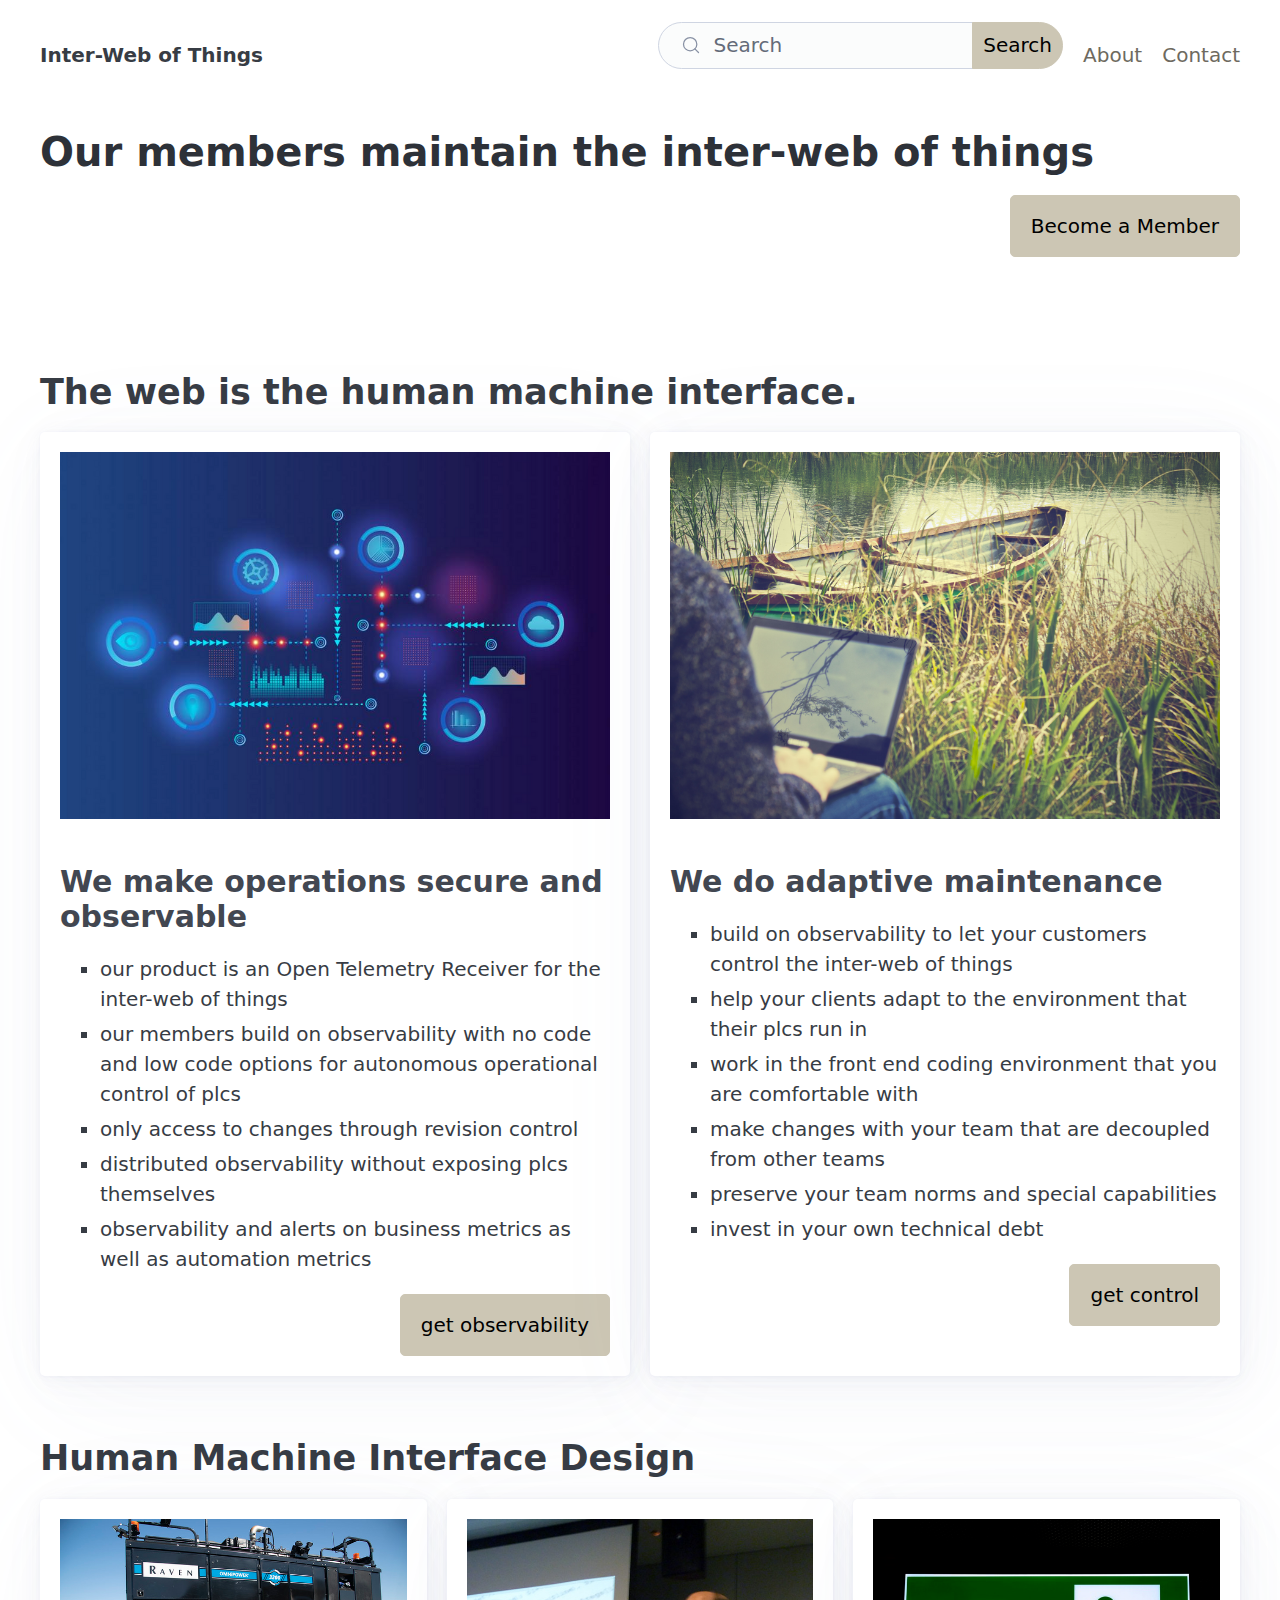
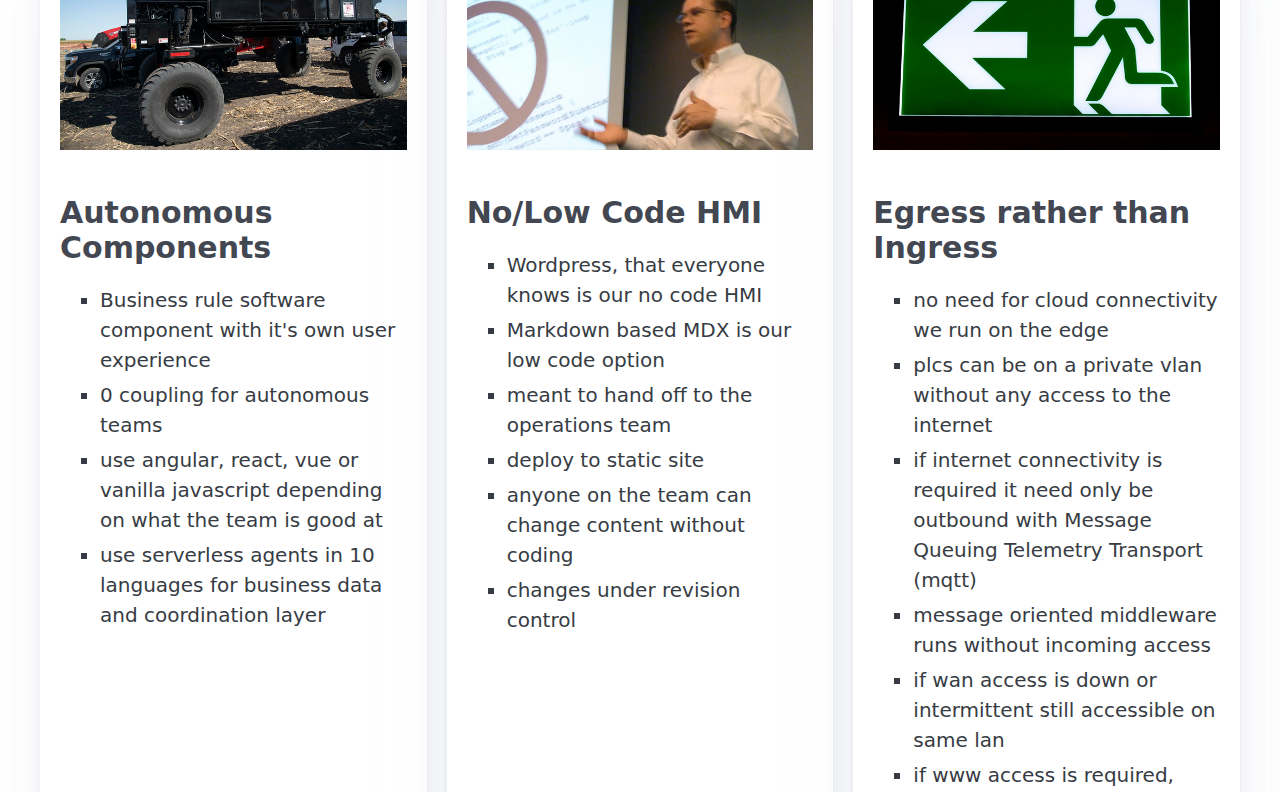
<file: index.html>
<!DOCTYPE html>
    <html lang="en">
      <head>
        <link rel="stylesheet" type="text/css" href="/assets/static/vike-react-b64a028b.BcWtY8Ol.css">
        <meta charset="UTF-8" />
        
    
    <meta name="viewport" content="width=device-width,initial-scale=1">
    
    
    
    
  
      </head>
      <body>
        
        <div id="root">Redirect to en</div>
        
        <script id="vike_pageContext" type="application/json">{"_urlRewrite":null,"pageId":"/pages/index","routeParams":{}}</script>
        <script id="vike_globalContext" type="application/json">{}</script>
        <script src="/assets/entries/entry-client-routing.rhfJPHTd.js" type="module" async></script>
        <link rel="modulepreload" href="/assets/entries/pages_index.Dv8IjN6Q.js" as="script" type="text/javascript">
        <link rel="modulepreload" href="/assets/chunks/chunk-BOe2uquW.js" as="script" type="text/javascript">
        <link rel="modulepreload" href="/assets/chunks/chunk-2C7rdSYH.js" as="script" type="text/javascript">
      </body>
    </html>
</file>
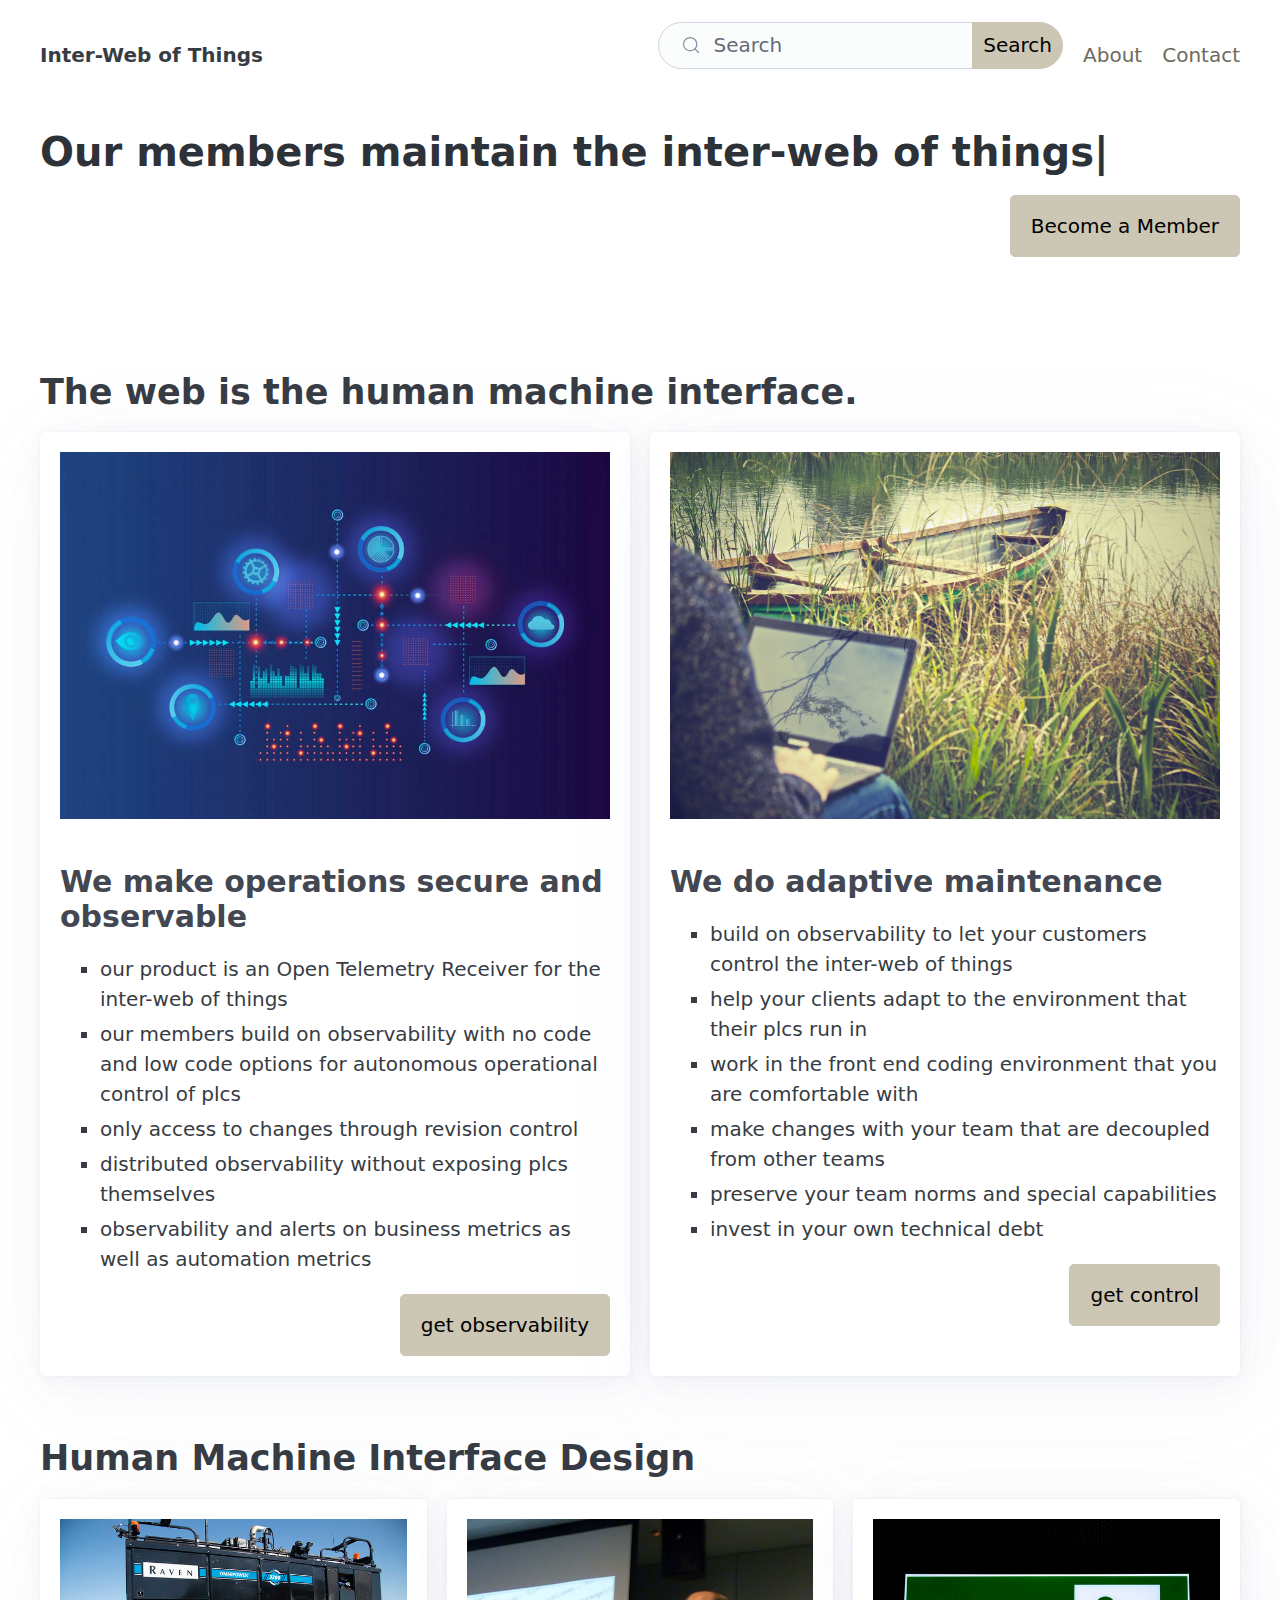
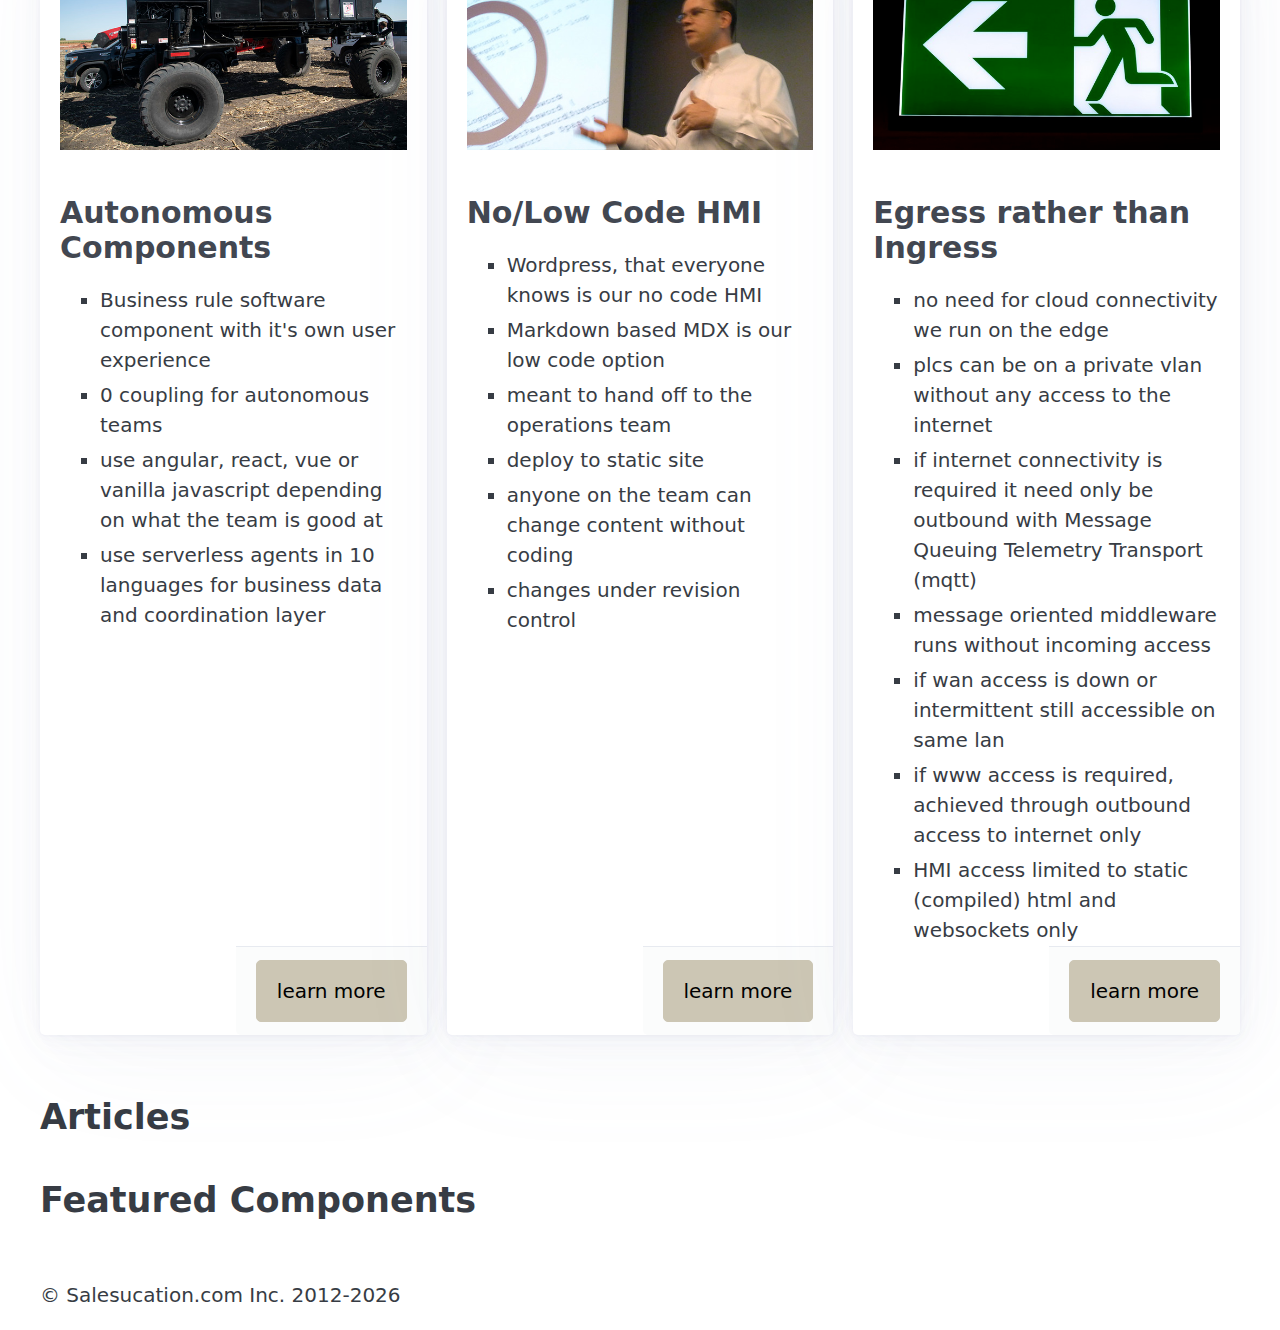
<file: en/index.html>
<!DOCTYPE html>
    <html lang="en">
      <head>
        <link rel="stylesheet" type="text/css" href="/assets/static/vike-react-b64a028b.BcWtY8Ol.css">
        <link rel="stylesheet" type="text/css" href="/assets/static/index.DmAhQoAc.css">
        <meta charset="UTF-8" />
        
    <title>Index</title><meta property="og:title" content="Index" />
    <meta name="viewport" content="width=device-width,initial-scale=1">
    
    
    <meta name="description" content="test mdx" /><meta property="og:description" content="test mdx" />
    
  
      </head>
      <body>
        
        <div id="root"><link rel="preload" as="image" href="/Jack_Moreh_devops_sm.png"/><link rel="preload" as="image" href="/Dave_Meier_remote_sm.png"/><link rel="preload" as="image" href="/ravenOMNiPOWER3200sm.png"/><link rel="preload" as="image" href="/AbbyFichtnerNoCodesm.png"/><link rel="preload" as="image" href="/exit-emergency-exit-escape-routesm.png"/><header class="container"><nav role="menu"><label data-role="burger"><input type="checkbox"/></label><ul role="menubar"><li><strong>Inter-Web of Things</strong></li></ul><ul role="menuitem"><li><form role="search" action="https://wpico.mwm/" method="get"><input type="search" placeholder="Search" name="s"/><input type="submit" value="Search"/></form></li><li><a href="#">About</a></li><li><a href="#">Contact</a></li></ul></nav></header><main class="container"><div class="hero"><h1><span class="index-module_type__E-SaG">Our members maintain the inter-web of things</span></h1><p> <button>Become a Member</button></p></div><h2>The web is the human machine interface.</h2><div class="grid"><article><p><img src="/Jack_Moreh_devops_sm.png" alt="Operations Jack Moreh"/></p>
<h3>We make operations secure and observable</h3>
<ul>
<li>our product is an Open Telemetry Receiver for the inter-web of things</li>
<li>our members build on observability with no code and low code options for autonomous operational control of plcs</li>
<li>only access to changes through revision control</li>
<li>distributed observability without exposing plcs themselves</li>
<li>observability and alerts on business metrics as well as automation metrics</li>
</ul>
<p> <button>get observability</button></p></article><article><p><img src="/Dave_Meier_remote_sm.png" alt="Remote work Image by Dave Meier"/></p>
<h3>We do adaptive maintenance</h3>
<ul>
<li>build on observability to let your customers control the inter-web of things</li>
<li>help your clients adapt to the environment that their plcs run in</li>
<li>work in the front end coding environment that you are comfortable with</li>
<li>make changes with your team that are decoupled from other teams</li>
<li>preserve your team norms and special capabilities</li>
<li>invest in your own technical debt</li>
</ul>
<p> <button>get control</button></p></article></div><h2>Human Machine Interface Design</h2><div class="grid"><article><p><img src="/ravenOMNiPOWER3200sm.png" alt="Autonomous tractor USDA"/></p>
<h3>Autonomous Components</h3>
<ul>
<li>Business rule software component with it&#x27;s own user experience</li>
<li>0 coupling for autonomous teams</li>
<li>use angular, react, vue or vanilla javascript depending on what the team is good at</li>
<li>use serverless agents in 10 languages for business data and coordination layer</li>
</ul>
<div> </div>
<footer><button>learn more</button></footer></article><article><p><img src="/AbbyFichtnerNoCodesm.png" alt="Abby Fichtner Look Ma ... No Code"/></p>
<h3>No/Low Code HMI</h3>
<ul>
<li>Wordpress, that everyone knows is our no code HMI</li>
<li>Markdown based MDX is our low code option</li>
<li>meant to hand off to the operations team</li>
<li>deploy to static site</li>
<li>anyone on the team can change content without coding</li>
<li>changes under revision control</li>
</ul>
<div> </div>
<footer><button>learn more</button></footer></article><article><p><img src="/exit-emergency-exit-escape-routesm.png" alt="egress"/></p>
<h3>Egress rather than Ingress</h3>
<ul>
<li>no need for cloud connectivity we run on the edge</li>
<li>plcs can be on a private vlan without any access to the internet</li>
<li>if internet connectivity is required it need only be outbound with Message Queuing Telemetry Transport (mqtt)</li>
<li>message oriented middleware runs without incoming access</li>
<li>if wan access is down or intermittent still accessible on same lan</li>
<li>if www access is required, achieved through outbound access to internet only</li>
<li>HMI access limited to static (compiled) html and websockets only</li>
</ul>
<div> </div>
<footer><button>learn more</button></footer></article></div><h2>Articles</h2><figure></figure><h2>Featured Components</h2><figure></figure></main><footer class="container">© Salesucation.com Inc. 2012-<!-- -->2025</footer></div>
        
        <script id="vike_pageContext" type="application/json">{"_urlRewrite":null,"pageId":"/pages/en/index","routeParams":{}}</script>
        <script id="vike_globalContext" type="application/json">{}</script>
        <script src="/assets/entries/entry-client-routing.B6DZKtxK.js" type="module" async></script>
        <link rel="modulepreload" href="/assets/entries/pages_en_index.vxQj3I57.js" as="script" type="text/javascript">
        <link rel="modulepreload" href="/assets/chunks/chunk-BOe2uquW.js" as="script" type="text/javascript">
        <link rel="modulepreload" href="/assets/chunks/chunk-2C7rdSYH.js" as="script" type="text/javascript">
      </body>
    </html>
</file>
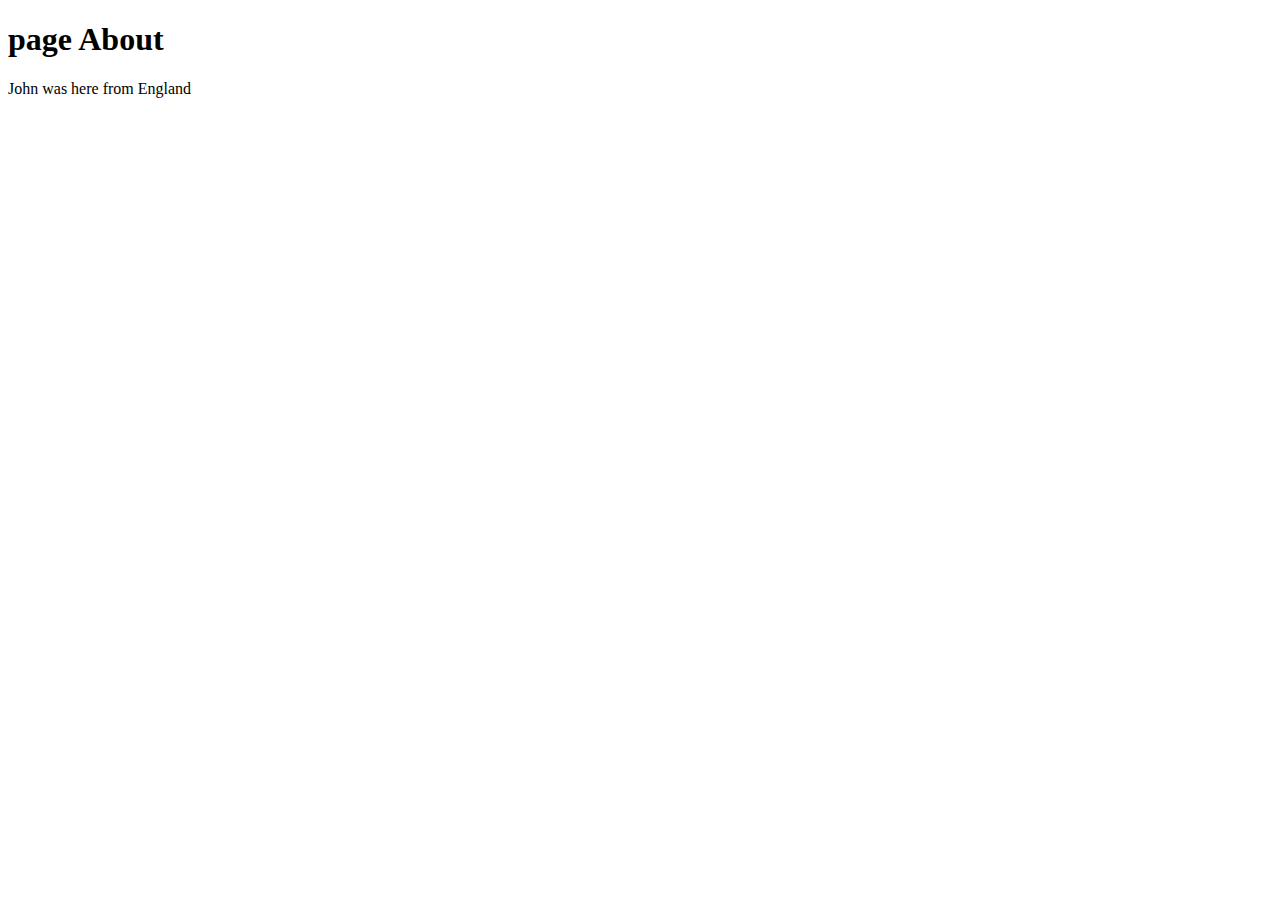
<file: en/about/index.html>
<!DOCTYPE html>
    <html lang="en">
      <head>
        <link rel="stylesheet" type="text/css" href="/assets/static/vike-react-b64a028b.BcWtY8Ol.css">
        <meta charset="UTF-8" />
        
    <title>About</title><meta property="og:title" content="About" />
    <meta name="viewport" content="width=device-width,initial-scale=1">
    
    
    <meta name="description" content="this was to keep the page definition and test mdx" /><meta property="og:description" content="this was to keep the page definition and test mdx" />
    
  
      </head>
      <body>
        
        <div id="root"><h1>page <!-- -->About</h1>
<p>John<!-- --> was here from <!-- -->England</p></div>
        
        <script id="vike_pageContext" type="application/json">{"_urlRewrite":null,"pageId":"/pages/en/about","routeParams":{}}</script>
        <script id="vike_globalContext" type="application/json">{}</script>
        <script src="/assets/entries/entry-client-routing.rhfJPHTd.js" type="module" async></script>
        <link rel="modulepreload" href="/assets/entries/pages_en_about.CTGdV_nl.js" as="script" type="text/javascript">
        <link rel="modulepreload" href="/assets/chunks/chunk-BOe2uquW.js" as="script" type="text/javascript">
        <link rel="modulepreload" href="/assets/chunks/chunk-2C7rdSYH.js" as="script" type="text/javascript">
      </body>
    </html>
</file>
<file: assets/static/vike-react-b64a028b.BcWtY8Ol.css>
@keyframes vike-react-shine{to{background-position-x:-200%}}
</file>
<file: assets/static/index.DmAhQoAc.css>
@charset "UTF-8";/*!
 * Pico CSS ✨ v2.1.1 (https://picocss.com)
 * Copyright 2019-2025 - Licensed under MIT
 */:root,:host{--pico-font-family-emoji: "Apple Color Emoji", "Segoe UI Emoji", "Segoe UI Symbol", "Noto Color Emoji";--pico-font-family-sans-serif: system-ui, "Segoe UI", Roboto, Oxygen, Ubuntu, Cantarell, Helvetica, Arial, "Helvetica Neue", sans-serif, var(--pico-font-family-emoji);--pico-font-family-monospace: ui-monospace, SFMono-Regular, "SF Mono", Menlo, Consolas, "Liberation Mono", monospace, var(--pico-font-family-emoji);--pico-font-family: var(--pico-font-family-sans-serif);--pico-line-height: 1.5;--pico-font-weight: 400;--pico-font-size: 100%;--pico-text-underline-offset: .1rem;--pico-border-radius: .25rem;--pico-border-width: .0625rem;--pico-outline-width: .125rem;--pico-transition: .2s ease-in-out;--pico-spacing: 1rem;--pico-typography-spacing-vertical: 1rem;--pico-block-spacing-vertical: var(--pico-spacing);--pico-block-spacing-horizontal: var(--pico-spacing);--pico-grid-column-gap: var(--pico-spacing);--pico-grid-row-gap: var(--pico-spacing);--pico-form-element-spacing-vertical: .75rem;--pico-form-element-spacing-horizontal: 1rem;--pico-group-box-shadow: 0 0 0 rgba(0, 0, 0, 0);--pico-group-box-shadow-focus-with-button: 0 0 0 var(--pico-outline-width) var(--pico-primary-focus);--pico-group-box-shadow-focus-with-input: 0 0 0 .0625rem var(--pico-form-element-border-color);--pico-modal-overlay-backdrop-filter: blur(.375rem);--pico-nav-element-spacing-vertical: 1rem;--pico-nav-element-spacing-horizontal: .5rem;--pico-nav-link-spacing-vertical: .5rem;--pico-nav-link-spacing-horizontal: .5rem;--pico-nav-breadcrumb-divider: ">";--pico-icon-checkbox: url("data:image/svg+xml,%3Csvg xmlns='http://www.w3.org/2000/svg' width='24' height='24' viewBox='0 0 24 24' fill='none' stroke='rgb(255, 255, 255)' stroke-width='4' stroke-linecap='round' stroke-linejoin='round'%3E%3Cpolyline points='20 6 9 17 4 12'%3E%3C/polyline%3E%3C/svg%3E");--pico-icon-minus: url("data:image/svg+xml,%3Csvg xmlns='http://www.w3.org/2000/svg' width='24' height='24' viewBox='0 0 24 24' fill='none' stroke='rgb(255, 255, 255)' stroke-width='4' stroke-linecap='round' stroke-linejoin='round'%3E%3Cline x1='5' y1='12' x2='19' y2='12'%3E%3C/line%3E%3C/svg%3E");--pico-icon-chevron: url("data:image/svg+xml,%3Csvg xmlns='http://www.w3.org/2000/svg' width='24' height='24' viewBox='0 0 24 24' fill='none' stroke='rgb(136, 145, 164)' stroke-width='2' stroke-linecap='round' stroke-linejoin='round'%3E%3Cpolyline points='6 9 12 15 18 9'%3E%3C/polyline%3E%3C/svg%3E");--pico-icon-date: url("data:image/svg+xml,%3Csvg xmlns='http://www.w3.org/2000/svg' width='24' height='24' viewBox='0 0 24 24' fill='none' stroke='rgb(136, 145, 164)' stroke-width='2' stroke-linecap='round' stroke-linejoin='round'%3E%3Crect x='3' y='4' width='18' height='18' rx='2' ry='2'%3E%3C/rect%3E%3Cline x1='16' y1='2' x2='16' y2='6'%3E%3C/line%3E%3Cline x1='8' y1='2' x2='8' y2='6'%3E%3C/line%3E%3Cline x1='3' y1='10' x2='21' y2='10'%3E%3C/line%3E%3C/svg%3E");--pico-icon-time: url("data:image/svg+xml,%3Csvg xmlns='http://www.w3.org/2000/svg' width='24' height='24' viewBox='0 0 24 24' fill='none' stroke='rgb(136, 145, 164)' stroke-width='2' stroke-linecap='round' stroke-linejoin='round'%3E%3Ccircle cx='12' cy='12' r='10'%3E%3C/circle%3E%3Cpolyline points='12 6 12 12 16 14'%3E%3C/polyline%3E%3C/svg%3E");--pico-icon-search: url("data:image/svg+xml,%3Csvg xmlns='http://www.w3.org/2000/svg' width='24' height='24' viewBox='0 0 24 24' fill='none' stroke='rgb(136, 145, 164)' stroke-width='1.5' stroke-linecap='round' stroke-linejoin='round'%3E%3Ccircle cx='11' cy='11' r='8'%3E%3C/circle%3E%3Cline x1='21' y1='21' x2='16.65' y2='16.65'%3E%3C/line%3E%3C/svg%3E");--pico-icon-close: url("data:image/svg+xml,%3Csvg xmlns='http://www.w3.org/2000/svg' width='24' height='24' viewBox='0 0 24 24' fill='none' stroke='rgb(136, 145, 164)' stroke-width='3' stroke-linecap='round' stroke-linejoin='round'%3E%3Cline x1='18' y1='6' x2='6' y2='18'%3E%3C/line%3E%3Cline x1='6' y1='6' x2='18' y2='18'%3E%3C/line%3E%3C/svg%3E");--pico-icon-loading: url("data:image/svg+xml,%3Csvg fill='none' height='24' width='24' viewBox='0 0 24 24' xmlns='http://www.w3.org/2000/svg' %3E%3Cstyle%3E g %7B animation: rotate 2s linear infinite; transform-origin: center center; %7D circle %7B stroke-dasharray: 75,100; stroke-dashoffset: -5; animation: dash 1.5s ease-in-out infinite; stroke-linecap: round; %7D @keyframes rotate %7B 0%25 %7B transform: rotate(0deg); %7D 100%25 %7B transform: rotate(360deg); %7D %7D @keyframes dash %7B 0%25 %7B stroke-dasharray: 1,100; stroke-dashoffset: 0; %7D 50%25 %7B stroke-dasharray: 44.5,100; stroke-dashoffset: -17.5; %7D 100%25 %7B stroke-dasharray: 44.5,100; stroke-dashoffset: -62; %7D %7D %3C/style%3E%3Cg%3E%3Ccircle cx='12' cy='12' r='10' fill='none' stroke='rgb(136, 145, 164)' stroke-width='4' /%3E%3C/g%3E%3C/svg%3E")}@media (min-width: 576px){:root,:host{--pico-font-size: 106.25%}}@media (min-width: 768px){:root,:host{--pico-font-size: 112.5%}}@media (min-width: 1024px){:root,:host{--pico-font-size: 118.75%}}@media (min-width: 1280px){:root,:host{--pico-font-size: 125%}}@media (min-width: 1536px){:root,:host{--pico-font-size: 131.25%}}a,a.secondary,a.contrast{--pico-text-decoration: underline}small{--pico-font-size: .875em}h1,h2,h3,h4,h5,h6{--pico-font-weight: 700}h1{--pico-font-size: 2rem;--pico-line-height: 1.125;--pico-typography-spacing-top: 3rem}h2{--pico-font-size: 1.75rem;--pico-line-height: 1.15;--pico-typography-spacing-top: 2.625rem}h3{--pico-font-size: 1.5rem;--pico-line-height: 1.175;--pico-typography-spacing-top: 2.25rem}h4{--pico-font-size: 1.25rem;--pico-line-height: 1.2;--pico-typography-spacing-top: 1.874rem}h5{--pico-font-size: 1.125rem;--pico-line-height: 1.225;--pico-typography-spacing-top: 1.6875rem}h6{--pico-font-size: 1rem;--pico-line-height: 1.25;--pico-typography-spacing-top: 1.5rem}thead th,thead td,tfoot th,tfoot td{--pico-font-weight: 600;--pico-border-width: .1875rem}pre,code,kbd,samp{--pico-font-family: var(--pico-font-family-monospace)}kbd{--pico-font-weight: bolder}input:not([type=submit],[type=button],[type=reset],[type=checkbox],[type=radio],[type=file]),:where(select,textarea){--pico-outline-width: .0625rem}[type=search]{--pico-border-radius: 5rem}[type=checkbox],[type=radio]{--pico-border-width: .125rem}[type=checkbox][role=switch]{--pico-border-width: .1875rem}details.dropdown summary:not([role=button]){--pico-outline-width: .0625rem}nav details.dropdown summary:focus-visible{--pico-outline-width: .125rem}[role=search]{--pico-border-radius: 5rem}[role=search]:has(button.secondary:focus,[type=submit].secondary:focus,[type=button].secondary:focus,[role=button].secondary:focus),[role=group]:has(button.secondary:focus,[type=submit].secondary:focus,[type=button].secondary:focus,[role=button].secondary:focus){--pico-group-box-shadow-focus-with-button: 0 0 0 var(--pico-outline-width) var(--pico-secondary-focus)}[role=search]:has(button.contrast:focus,[type=submit].contrast:focus,[type=button].contrast:focus,[role=button].contrast:focus),[role=group]:has(button.contrast:focus,[type=submit].contrast:focus,[type=button].contrast:focus,[role=button].contrast:focus){--pico-group-box-shadow-focus-with-button: 0 0 0 var(--pico-outline-width) var(--pico-contrast-focus)}[role=search] button,[role=search] [type=submit],[role=search] [type=button],[role=search] [role=button],[role=group] button,[role=group] [type=submit],[role=group] [type=button],[role=group] [role=button]{--pico-form-element-spacing-horizontal: 2rem}details summary[role=button]:not(.outline):after{filter:brightness(0) invert(1)}[aria-busy=true]:not(input,select,textarea):is(button,[type=submit],[type=button],[type=reset],[role=button]):not(.outline):before{filter:brightness(0) invert(0)}[data-theme=light],:root:not([data-theme=dark]),:host(:not([data-theme=dark])){color-scheme:light;--pico-background-color: #fff;--pico-color: #373c44;--pico-text-selection-color: rgba(149, 144, 130, .25);--pico-muted-color: #646b79;--pico-muted-border-color: rgb(231, 234, 239.5);--pico-primary: #6e6a60;--pico-primary-background: #ccc6b4;--pico-primary-border: var(--pico-primary-background);--pico-primary-underline: rgba(110, 106, 96, .5);--pico-primary-hover: #55524a;--pico-primary-hover-background: #beb8a7;--pico-primary-hover-border: var(--pico-primary-hover-background);--pico-primary-hover-underline: var(--pico-primary-hover);--pico-primary-focus: rgba(149, 144, 130, .5);--pico-primary-inverse: #000;--pico-secondary: #5d6b89;--pico-secondary-background: #525f7a;--pico-secondary-border: var(--pico-secondary-background);--pico-secondary-underline: rgba(93, 107, 137, .5);--pico-secondary-hover: #48536b;--pico-secondary-hover-background: #48536b;--pico-secondary-hover-border: var(--pico-secondary-hover-background);--pico-secondary-hover-underline: var(--pico-secondary-hover);--pico-secondary-focus: rgba(93, 107, 137, .25);--pico-secondary-inverse: #fff;--pico-contrast: #181c25;--pico-contrast-background: #181c25;--pico-contrast-border: var(--pico-contrast-background);--pico-contrast-underline: rgba(24, 28, 37, .5);--pico-contrast-hover: #000;--pico-contrast-hover-background: #000;--pico-contrast-hover-border: var(--pico-contrast-hover-background);--pico-contrast-hover-underline: var(--pico-secondary-hover);--pico-contrast-focus: rgba(93, 107, 137, .25);--pico-contrast-inverse: #fff;--pico-box-shadow: .0145rem .029rem .174rem rgba(129, 145, 181, .01698), .0335rem .067rem .402rem rgba(129, 145, 181, .024), .0625rem .125rem .75rem rgba(129, 145, 181, .03), .1125rem .225rem 1.35rem rgba(129, 145, 181, .036), .2085rem .417rem 2.502rem rgba(129, 145, 181, .04302), .5rem 1rem 6rem rgba(129, 145, 181, .06), 0 0 0 .0625rem rgba(129, 145, 181, .015);--pico-h1-color: #2d3138;--pico-h2-color: #373c44;--pico-h3-color: #424751;--pico-h4-color: #4d535e;--pico-h5-color: #5c6370;--pico-h6-color: #646b79;--pico-mark-background-color: rgb(252.5, 230.5, 191.5);--pico-mark-color: #0f1114;--pico-ins-color: rgb(28.5, 105.5, 84);--pico-del-color: rgb(136, 56.5, 53);--pico-blockquote-border-color: var(--pico-muted-border-color);--pico-blockquote-footer-color: var(--pico-muted-color);--pico-button-box-shadow: 0 0 0 rgba(0, 0, 0, 0);--pico-button-hover-box-shadow: 0 0 0 rgba(0, 0, 0, 0);--pico-table-border-color: var(--pico-muted-border-color);--pico-table-row-stripped-background-color: rgba(111, 120, 135, .0375);--pico-code-background-color: rgb(243, 244.5, 246.75);--pico-code-color: #646b79;--pico-code-kbd-background-color: var(--pico-color);--pico-code-kbd-color: var(--pico-background-color);--pico-form-element-background-color: rgb(251, 251.5, 252.25);--pico-form-element-selected-background-color: #dfe3eb;--pico-form-element-border-color: #cfd5e2;--pico-form-element-color: #23262c;--pico-form-element-placeholder-color: var(--pico-muted-color);--pico-form-element-active-background-color: #fff;--pico-form-element-active-border-color: var(--pico-primary-border);--pico-form-element-focus-color: var(--pico-primary-border);--pico-form-element-disabled-opacity: .5;--pico-form-element-invalid-border-color: rgb(183.5, 105.5, 106.5);--pico-form-element-invalid-active-border-color: rgb(200.25, 79.25, 72.25);--pico-form-element-invalid-focus-color: var(--pico-form-element-invalid-active-border-color);--pico-form-element-valid-border-color: rgb(76, 154.5, 137.5);--pico-form-element-valid-active-border-color: rgb(39, 152.75, 118.75);--pico-form-element-valid-focus-color: var(--pico-form-element-valid-active-border-color);--pico-switch-background-color: #bfc7d9;--pico-switch-checked-background-color: var(--pico-primary-background);--pico-switch-color: #fff;--pico-switch-thumb-box-shadow: 0 0 .5rem rgba(0, 0, 0, .25);--pico-range-border-color: #dfe3eb;--pico-range-active-border-color: #bfc7d9;--pico-range-thumb-border-color: var(--pico-background-color);--pico-range-thumb-color: var(--pico-secondary-background);--pico-range-thumb-active-color: var(--pico-primary-background);--pico-accordion-border-color: var(--pico-muted-border-color);--pico-accordion-active-summary-color: var(--pico-primary-hover);--pico-accordion-close-summary-color: var(--pico-color);--pico-accordion-open-summary-color: var(--pico-muted-color);--pico-card-background-color: var(--pico-background-color);--pico-card-border-color: var(--pico-muted-border-color);--pico-card-box-shadow: var(--pico-box-shadow);--pico-card-sectioning-background-color: rgb(251, 251.5, 252.25);--pico-dropdown-background-color: #fff;--pico-dropdown-border-color: #eff1f4;--pico-dropdown-box-shadow: var(--pico-box-shadow);--pico-dropdown-color: var(--pico-color);--pico-dropdown-hover-background-color: #eff1f4;--pico-loading-spinner-opacity: .5;--pico-modal-overlay-background-color: rgba(232, 234, 237, .75);--pico-progress-background-color: #dfe3eb;--pico-progress-color: var(--pico-primary-background);--pico-tooltip-background-color: var(--pico-contrast-background);--pico-tooltip-color: var(--pico-contrast-inverse);--pico-icon-valid: url("data:image/svg+xml,%3Csvg xmlns='http://www.w3.org/2000/svg' width='24' height='24' viewBox='0 0 24 24' fill='none' stroke='rgb(76, 154.5, 137.5)' stroke-width='2' stroke-linecap='round' stroke-linejoin='round'%3E%3Cpolyline points='20 6 9 17 4 12'%3E%3C/polyline%3E%3C/svg%3E");--pico-icon-invalid: url("data:image/svg+xml,%3Csvg xmlns='http://www.w3.org/2000/svg' width='24' height='24' viewBox='0 0 24 24' fill='none' stroke='rgb(200.25, 79.25, 72.25)' stroke-width='2' stroke-linecap='round' stroke-linejoin='round'%3E%3Ccircle cx='12' cy='12' r='10'%3E%3C/circle%3E%3Cline x1='12' y1='8' x2='12' y2='12'%3E%3C/line%3E%3Cline x1='12' y1='16' x2='12.01' y2='16'%3E%3C/line%3E%3C/svg%3E")}[data-theme=light] input:is([type=submit],[type=button],[type=reset],[type=checkbox],[type=radio],[type=file]),:root:not([data-theme=dark]) input:is([type=submit],[type=button],[type=reset],[type=checkbox],[type=radio],[type=file]),:host(:not([data-theme=dark])) input:is([type=submit],[type=button],[type=reset],[type=checkbox],[type=radio],[type=file]){--pico-form-element-focus-color: var(--pico-primary-focus)}@media only screen and (prefers-color-scheme: dark){:root:not([data-theme]),:host(:not([data-theme])){color-scheme:dark;--pico-background-color: rgb(19, 22.5, 30.5);--pico-color: #c2c7d0;--pico-text-selection-color: rgba(163, 158, 143, .1875);--pico-muted-color: #7b8495;--pico-muted-border-color: #202632;--pico-primary: #a39e8f;--pico-primary-background: #ccc6b4;--pico-primary-border: var(--pico-primary-background);--pico-primary-underline: rgba(163, 158, 143, .5);--pico-primary-hover: #beb8a7;--pico-primary-hover-background: #dad4c2;--pico-primary-hover-border: var(--pico-primary-hover-background);--pico-primary-hover-underline: var(--pico-primary-hover);--pico-primary-focus: rgba(163, 158, 143, .375);--pico-primary-inverse: #000;--pico-secondary: #969eaf;--pico-secondary-background: #525f7a;--pico-secondary-border: var(--pico-secondary-background);--pico-secondary-underline: rgba(150, 158, 175, .5);--pico-secondary-hover: #b3b9c5;--pico-secondary-hover-background: #5d6b89;--pico-secondary-hover-border: var(--pico-secondary-hover-background);--pico-secondary-hover-underline: var(--pico-secondary-hover);--pico-secondary-focus: rgba(144, 158, 190, .25);--pico-secondary-inverse: #fff;--pico-contrast: #dfe3eb;--pico-contrast-background: #eff1f4;--pico-contrast-border: var(--pico-contrast-background);--pico-contrast-underline: rgba(223, 227, 235, .5);--pico-contrast-hover: #fff;--pico-contrast-hover-background: #fff;--pico-contrast-hover-border: var(--pico-contrast-hover-background);--pico-contrast-hover-underline: var(--pico-contrast-hover);--pico-contrast-focus: rgba(207, 213, 226, .25);--pico-contrast-inverse: #000;--pico-box-shadow: .0145rem .029rem .174rem rgba(7, 8.5, 12, .01698), .0335rem .067rem .402rem rgba(7, 8.5, 12, .024), .0625rem .125rem .75rem rgba(7, 8.5, 12, .03), .1125rem .225rem 1.35rem rgba(7, 8.5, 12, .036), .2085rem .417rem 2.502rem rgba(7, 8.5, 12, .04302), .5rem 1rem 6rem rgba(7, 8.5, 12, .06), 0 0 0 .0625rem rgba(7, 8.5, 12, .015);--pico-h1-color: #f0f1f3;--pico-h2-color: #e0e3e7;--pico-h3-color: #c2c7d0;--pico-h4-color: #b3b9c5;--pico-h5-color: #a4acba;--pico-h6-color: #8891a4;--pico-mark-background-color: #014063;--pico-mark-color: #fff;--pico-ins-color: #62af9a;--pico-del-color: rgb(205.5, 126, 123);--pico-blockquote-border-color: var(--pico-muted-border-color);--pico-blockquote-footer-color: var(--pico-muted-color);--pico-button-box-shadow: 0 0 0 rgba(0, 0, 0, 0);--pico-button-hover-box-shadow: 0 0 0 rgba(0, 0, 0, 0);--pico-table-border-color: var(--pico-muted-border-color);--pico-table-row-stripped-background-color: rgba(111, 120, 135, .0375);--pico-code-background-color: rgb(26, 30.5, 40.25);--pico-code-color: #8891a4;--pico-code-kbd-background-color: var(--pico-color);--pico-code-kbd-color: var(--pico-background-color);--pico-form-element-background-color: rgb(28, 33, 43.5);--pico-form-element-selected-background-color: #2a3140;--pico-form-element-border-color: #2a3140;--pico-form-element-color: #e0e3e7;--pico-form-element-placeholder-color: #8891a4;--pico-form-element-active-background-color: rgb(26, 30.5, 40.25);--pico-form-element-active-border-color: var(--pico-primary-border);--pico-form-element-focus-color: var(--pico-primary-border);--pico-form-element-disabled-opacity: .5;--pico-form-element-invalid-border-color: rgb(149.5, 74, 80);--pico-form-element-invalid-active-border-color: rgb(183.25, 63.5, 59);--pico-form-element-invalid-focus-color: var(--pico-form-element-invalid-active-border-color);--pico-form-element-valid-border-color: #2a7b6f;--pico-form-element-valid-active-border-color: rgb(22, 137, 105.5);--pico-form-element-valid-focus-color: var(--pico-form-element-valid-active-border-color);--pico-switch-background-color: #333c4e;--pico-switch-checked-background-color: var(--pico-primary-background);--pico-switch-color: #fff;--pico-switch-thumb-box-shadow: 0 0 .5rem rgba(0, 0, 0, .25);--pico-range-border-color: #202632;--pico-range-active-border-color: #2a3140;--pico-range-thumb-border-color: var(--pico-background-color);--pico-range-thumb-color: var(--pico-secondary-background);--pico-range-thumb-active-color: var(--pico-primary-background);--pico-accordion-border-color: var(--pico-muted-border-color);--pico-accordion-active-summary-color: var(--pico-primary-hover);--pico-accordion-close-summary-color: var(--pico-color);--pico-accordion-open-summary-color: var(--pico-muted-color);--pico-card-background-color: #181c25;--pico-card-border-color: var(--pico-card-background-color);--pico-card-box-shadow: var(--pico-box-shadow);--pico-card-sectioning-background-color: rgb(26, 30.5, 40.25);--pico-dropdown-background-color: #181c25;--pico-dropdown-border-color: #202632;--pico-dropdown-box-shadow: var(--pico-box-shadow);--pico-dropdown-color: var(--pico-color);--pico-dropdown-hover-background-color: #202632;--pico-loading-spinner-opacity: .5;--pico-modal-overlay-background-color: rgba(7.5, 8.5, 10, .75);--pico-progress-background-color: #202632;--pico-progress-color: var(--pico-primary-background);--pico-tooltip-background-color: var(--pico-contrast-background);--pico-tooltip-color: var(--pico-contrast-inverse);--pico-icon-valid: url("data:image/svg+xml,%3Csvg xmlns='http://www.w3.org/2000/svg' width='24' height='24' viewBox='0 0 24 24' fill='none' stroke='rgb(42, 123, 111)' stroke-width='2' stroke-linecap='round' stroke-linejoin='round'%3E%3Cpolyline points='20 6 9 17 4 12'%3E%3C/polyline%3E%3C/svg%3E");--pico-icon-invalid: url("data:image/svg+xml,%3Csvg xmlns='http://www.w3.org/2000/svg' width='24' height='24' viewBox='0 0 24 24' fill='none' stroke='rgb(149.5, 74, 80)' stroke-width='2' stroke-linecap='round' stroke-linejoin='round'%3E%3Ccircle cx='12' cy='12' r='10'%3E%3C/circle%3E%3Cline x1='12' y1='8' x2='12' y2='12'%3E%3C/line%3E%3Cline x1='12' y1='16' x2='12.01' y2='16'%3E%3C/line%3E%3C/svg%3E")}:root:not([data-theme]) input:is([type=submit],[type=button],[type=reset],[type=checkbox],[type=radio],[type=file]),:host(:not([data-theme])) input:is([type=submit],[type=button],[type=reset],[type=checkbox],[type=radio],[type=file]){--pico-form-element-focus-color: var(--pico-primary-focus)}:root:not([data-theme]) details summary[role=button].contrast:not(.outline):after,:host(:not([data-theme])) details summary[role=button].contrast:not(.outline):after{filter:brightness(0)}:root:not([data-theme]) [aria-busy=true]:not(input,select,textarea).contrast:is(button,[type=submit],[type=button],[type=reset],[role=button]):not(.outline):before,:host(:not([data-theme])) [aria-busy=true]:not(input,select,textarea).contrast:is(button,[type=submit],[type=button],[type=reset],[role=button]):not(.outline):before{filter:brightness(0)}}[data-theme=dark]{color-scheme:dark;--pico-background-color: rgb(19, 22.5, 30.5);--pico-color: #c2c7d0;--pico-text-selection-color: rgba(163, 158, 143, .1875);--pico-muted-color: #7b8495;--pico-muted-border-color: #202632;--pico-primary: #a39e8f;--pico-primary-background: #ccc6b4;--pico-primary-border: var(--pico-primary-background);--pico-primary-underline: rgba(163, 158, 143, .5);--pico-primary-hover: #beb8a7;--pico-primary-hover-background: #dad4c2;--pico-primary-hover-border: var(--pico-primary-hover-background);--pico-primary-hover-underline: var(--pico-primary-hover);--pico-primary-focus: rgba(163, 158, 143, .375);--pico-primary-inverse: #000;--pico-secondary: #969eaf;--pico-secondary-background: #525f7a;--pico-secondary-border: var(--pico-secondary-background);--pico-secondary-underline: rgba(150, 158, 175, .5);--pico-secondary-hover: #b3b9c5;--pico-secondary-hover-background: #5d6b89;--pico-secondary-hover-border: var(--pico-secondary-hover-background);--pico-secondary-hover-underline: var(--pico-secondary-hover);--pico-secondary-focus: rgba(144, 158, 190, .25);--pico-secondary-inverse: #fff;--pico-contrast: #dfe3eb;--pico-contrast-background: #eff1f4;--pico-contrast-border: var(--pico-contrast-background);--pico-contrast-underline: rgba(223, 227, 235, .5);--pico-contrast-hover: #fff;--pico-contrast-hover-background: #fff;--pico-contrast-hover-border: var(--pico-contrast-hover-background);--pico-contrast-hover-underline: var(--pico-contrast-hover);--pico-contrast-focus: rgba(207, 213, 226, .25);--pico-contrast-inverse: #000;--pico-box-shadow: .0145rem .029rem .174rem rgba(7, 8.5, 12, .01698), .0335rem .067rem .402rem rgba(7, 8.5, 12, .024), .0625rem .125rem .75rem rgba(7, 8.5, 12, .03), .1125rem .225rem 1.35rem rgba(7, 8.5, 12, .036), .2085rem .417rem 2.502rem rgba(7, 8.5, 12, .04302), .5rem 1rem 6rem rgba(7, 8.5, 12, .06), 0 0 0 .0625rem rgba(7, 8.5, 12, .015);--pico-h1-color: #f0f1f3;--pico-h2-color: #e0e3e7;--pico-h3-color: #c2c7d0;--pico-h4-color: #b3b9c5;--pico-h5-color: #a4acba;--pico-h6-color: #8891a4;--pico-mark-background-color: #014063;--pico-mark-color: #fff;--pico-ins-color: #62af9a;--pico-del-color: rgb(205.5, 126, 123);--pico-blockquote-border-color: var(--pico-muted-border-color);--pico-blockquote-footer-color: var(--pico-muted-color);--pico-button-box-shadow: 0 0 0 rgba(0, 0, 0, 0);--pico-button-hover-box-shadow: 0 0 0 rgba(0, 0, 0, 0);--pico-table-border-color: var(--pico-muted-border-color);--pico-table-row-stripped-background-color: rgba(111, 120, 135, .0375);--pico-code-background-color: rgb(26, 30.5, 40.25);--pico-code-color: #8891a4;--pico-code-kbd-background-color: var(--pico-color);--pico-code-kbd-color: var(--pico-background-color);--pico-form-element-background-color: rgb(28, 33, 43.5);--pico-form-element-selected-background-color: #2a3140;--pico-form-element-border-color: #2a3140;--pico-form-element-color: #e0e3e7;--pico-form-element-placeholder-color: #8891a4;--pico-form-element-active-background-color: rgb(26, 30.5, 40.25);--pico-form-element-active-border-color: var(--pico-primary-border);--pico-form-element-focus-color: var(--pico-primary-border);--pico-form-element-disabled-opacity: .5;--pico-form-element-invalid-border-color: rgb(149.5, 74, 80);--pico-form-element-invalid-active-border-color: rgb(183.25, 63.5, 59);--pico-form-element-invalid-focus-color: var(--pico-form-element-invalid-active-border-color);--pico-form-element-valid-border-color: #2a7b6f;--pico-form-element-valid-active-border-color: rgb(22, 137, 105.5);--pico-form-element-valid-focus-color: var(--pico-form-element-valid-active-border-color);--pico-switch-background-color: #333c4e;--pico-switch-checked-background-color: var(--pico-primary-background);--pico-switch-color: #fff;--pico-switch-thumb-box-shadow: 0 0 .5rem rgba(0, 0, 0, .25);--pico-range-border-color: #202632;--pico-range-active-border-color: #2a3140;--pico-range-thumb-border-color: var(--pico-background-color);--pico-range-thumb-color: var(--pico-secondary-background);--pico-range-thumb-active-color: var(--pico-primary-background);--pico-accordion-border-color: var(--pico-muted-border-color);--pico-accordion-active-summary-color: var(--pico-primary-hover);--pico-accordion-close-summary-color: var(--pico-color);--pico-accordion-open-summary-color: var(--pico-muted-color);--pico-card-background-color: #181c25;--pico-card-border-color: var(--pico-card-background-color);--pico-card-box-shadow: var(--pico-box-shadow);--pico-card-sectioning-background-color: rgb(26, 30.5, 40.25);--pico-dropdown-background-color: #181c25;--pico-dropdown-border-color: #202632;--pico-dropdown-box-shadow: var(--pico-box-shadow);--pico-dropdown-color: var(--pico-color);--pico-dropdown-hover-background-color: #202632;--pico-loading-spinner-opacity: .5;--pico-modal-overlay-background-color: rgba(7.5, 8.5, 10, .75);--pico-progress-background-color: #202632;--pico-progress-color: var(--pico-primary-background);--pico-tooltip-background-color: var(--pico-contrast-background);--pico-tooltip-color: var(--pico-contrast-inverse);--pico-icon-valid: url("data:image/svg+xml,%3Csvg xmlns='http://www.w3.org/2000/svg' width='24' height='24' viewBox='0 0 24 24' fill='none' stroke='rgb(42, 123, 111)' stroke-width='2' stroke-linecap='round' stroke-linejoin='round'%3E%3Cpolyline points='20 6 9 17 4 12'%3E%3C/polyline%3E%3C/svg%3E");--pico-icon-invalid: url("data:image/svg+xml,%3Csvg xmlns='http://www.w3.org/2000/svg' width='24' height='24' viewBox='0 0 24 24' fill='none' stroke='rgb(149.5, 74, 80)' stroke-width='2' stroke-linecap='round' stroke-linejoin='round'%3E%3Ccircle cx='12' cy='12' r='10'%3E%3C/circle%3E%3Cline x1='12' y1='8' x2='12' y2='12'%3E%3C/line%3E%3Cline x1='12' y1='16' x2='12.01' y2='16'%3E%3C/line%3E%3C/svg%3E")}[data-theme=dark] input:is([type=submit],[type=button],[type=reset],[type=checkbox],[type=radio],[type=file]){--pico-form-element-focus-color: var(--pico-primary-focus)}[data-theme=dark] details summary[role=button].contrast:not(.outline):after{filter:brightness(0)}[data-theme=dark] [aria-busy=true]:not(input,select,textarea).contrast:is(button,[type=submit],[type=button],[type=reset],[role=button]):not(.outline):before{filter:brightness(0)}progress,[type=checkbox],[type=radio],[type=range]{accent-color:var(--pico-primary)}*,*:before,*:after{box-sizing:border-box;background-repeat:no-repeat}:before,:after{text-decoration:inherit;vertical-align:inherit}:where(:root),:where(:host){-webkit-tap-highlight-color:transparent;-webkit-text-size-adjust:100%;text-size-adjust:100%;background-color:var(--pico-background-color);color:var(--pico-color);font-weight:var(--pico-font-weight);font-size:var(--pico-font-size);line-height:var(--pico-line-height);font-family:var(--pico-font-family);text-underline-offset:var(--pico-text-underline-offset);text-rendering:optimizeLegibility;overflow-wrap:break-word;-moz-tab-size:4;tab-size:4}body{width:100%;margin:0}main{display:block}#root>header,#root>main,#root>footer{width:100%;margin-right:auto;margin-left:auto;padding:var(--pico-block-spacing-vertical) var(--pico-block-spacing-horizontal)}@media (min-width: 576px){#root>header,#root>main,#root>footer{max-width:510px;padding-right:0;padding-left:0}}@media (min-width: 768px){#root>header,#root>main,#root>footer{max-width:700px}}@media (min-width: 1024px){#root>header,#root>main,#root>footer{max-width:950px}}@media (min-width: 1280px){#root>header,#root>main,#root>footer{max-width:1200px}}@media (min-width: 1536px){#root>header,#root>main,#root>footer{max-width:1450px}}section{margin-bottom:var(--pico-block-spacing-vertical)}.container,.container-fluid{width:100%;margin-right:auto;margin-left:auto;padding-right:var(--pico-spacing);padding-left:var(--pico-spacing)}@media (min-width: 576px){.container{max-width:510px;padding-right:0;padding-left:0}}@media (min-width: 768px){.container{max-width:700px}}@media (min-width: 1024px){.container{max-width:950px}}@media (min-width: 1280px){.container{max-width:1200px}}@media (min-width: 1536px){.container{max-width:1450px}}.grid{grid-column-gap:var(--pico-grid-column-gap);grid-row-gap:var(--pico-grid-row-gap);display:grid;grid-template-columns:1fr}@media (min-width: 768px){.grid{grid-template-columns:repeat(auto-fit,minmax(0%,1fr))}}.grid>*{min-width:0}.overflow-auto{overflow:auto}b,strong{font-weight:bolder}sub,sup{position:relative;font-size:.75em;line-height:0;vertical-align:baseline}sub{bottom:-.25em}sup{top:-.5em}address,blockquote,dl,ol,p,pre,table,ul{margin-top:0;margin-bottom:var(--pico-typography-spacing-vertical);color:var(--pico-color);font-style:normal;font-weight:var(--pico-font-weight)}h1,h2,h3,h4,h5,h6{margin-top:0;margin-bottom:var(--pico-typography-spacing-vertical);color:var(--pico-color);font-weight:var(--pico-font-weight);font-size:var(--pico-font-size);line-height:var(--pico-line-height);font-family:var(--pico-font-family)}h1{--pico-color: var(--pico-h1-color)}h2{--pico-color: var(--pico-h2-color)}h3{--pico-color: var(--pico-h3-color)}h4{--pico-color: var(--pico-h4-color)}h5{--pico-color: var(--pico-h5-color)}h6{--pico-color: var(--pico-h6-color)}:where(article,address,blockquote,dl,figure,form,ol,p,pre,table,ul)~:is(h1,h2,h3,h4,h5,h6){margin-top:var(--pico-typography-spacing-top)}p{margin-bottom:var(--pico-typography-spacing-vertical)}hgroup{margin-bottom:var(--pico-typography-spacing-vertical)}hgroup>*{margin-top:0;margin-bottom:0}hgroup>*:not(:first-child):last-child{--pico-color: var(--pico-muted-color);--pico-font-weight: unset;font-size:1rem}:where(ol,ul) li{margin-bottom:calc(var(--pico-typography-spacing-vertical) * .25)}:where(dl,ol,ul) :where(dl,ol,ul){margin:0;margin-top:calc(var(--pico-typography-spacing-vertical) * .25)}ul li{list-style:square}mark{padding:.125rem .25rem;background-color:var(--pico-mark-background-color);color:var(--pico-mark-color);vertical-align:baseline}blockquote{display:block;margin:var(--pico-typography-spacing-vertical) 0;padding:var(--pico-spacing);border-right:none;border-left:.25rem solid var(--pico-blockquote-border-color);border-inline-start:.25rem solid var(--pico-blockquote-border-color);border-inline-end:none}blockquote footer{margin-top:calc(var(--pico-typography-spacing-vertical) * .5);color:var(--pico-blockquote-footer-color)}abbr[title]{border-bottom:1px dotted;text-decoration:none;cursor:help}ins{color:var(--pico-ins-color);text-decoration:none}del{color:var(--pico-del-color)}::selection{background-color:var(--pico-text-selection-color)}:where(a:not([role=button])),[role=link]{--pico-color: var(--pico-primary);--pico-background-color: transparent;--pico-underline: var(--pico-primary-underline);outline:none;background-color:var(--pico-background-color);color:var(--pico-color);text-decoration:var(--pico-text-decoration);text-decoration-color:var(--pico-underline);text-underline-offset:.125em;transition:background-color var(--pico-transition),color var(--pico-transition),text-decoration var(--pico-transition),box-shadow var(--pico-transition)}:where(a:not([role=button])):is([aria-current]:not([aria-current=false]),:hover,:active,:focus),[role=link]:is([aria-current]:not([aria-current=false]),:hover,:active,:focus){--pico-color: var(--pico-primary-hover);--pico-underline: var(--pico-primary-hover-underline);--pico-text-decoration: underline}:where(a:not([role=button])):focus-visible,[role=link]:focus-visible{box-shadow:0 0 0 var(--pico-outline-width) var(--pico-primary-focus)}:where(a:not([role=button])).secondary,[role=link].secondary{--pico-color: var(--pico-secondary);--pico-underline: var(--pico-secondary-underline)}:where(a:not([role=button])).secondary:is([aria-current]:not([aria-current=false]),:hover,:active,:focus),[role=link].secondary:is([aria-current]:not([aria-current=false]),:hover,:active,:focus){--pico-color: var(--pico-secondary-hover);--pico-underline: var(--pico-secondary-hover-underline)}:where(a:not([role=button])).contrast,[role=link].contrast{--pico-color: var(--pico-contrast);--pico-underline: var(--pico-contrast-underline)}:where(a:not([role=button])).contrast:is([aria-current]:not([aria-current=false]),:hover,:active,:focus),[role=link].contrast:is([aria-current]:not([aria-current=false]),:hover,:active,:focus){--pico-color: var(--pico-contrast-hover);--pico-underline: var(--pico-contrast-hover-underline)}a[role=button]{display:inline-block}button{margin:0;overflow:visible;font-family:inherit;text-transform:none}button,[type=submit],[type=reset],[type=button]{-webkit-appearance:button}button,[type=submit],[type=reset],[type=button],[type=file]::file-selector-button,[role=button]{--pico-background-color: var(--pico-primary-background);--pico-border-color: var(--pico-primary-border);--pico-color: var(--pico-primary-inverse);--pico-box-shadow: var(--pico-button-box-shadow, 0 0 0 rgba(0, 0, 0, 0));padding:var(--pico-form-element-spacing-vertical) var(--pico-form-element-spacing-horizontal);border:var(--pico-border-width) solid var(--pico-border-color);border-radius:var(--pico-border-radius);outline:none;background-color:var(--pico-background-color);box-shadow:var(--pico-box-shadow);color:var(--pico-color);font-weight:var(--pico-font-weight);font-size:1rem;line-height:var(--pico-line-height);text-align:center;text-decoration:none;cursor:pointer;-webkit-user-select:none;user-select:none;transition:background-color var(--pico-transition),border-color var(--pico-transition),color var(--pico-transition),box-shadow var(--pico-transition)}button:is([aria-current]:not([aria-current=false])),button:is(:hover,:active,:focus),[type=submit]:is([aria-current]:not([aria-current=false])),[type=submit]:is(:hover,:active,:focus),[type=reset]:is([aria-current]:not([aria-current=false])),[type=reset]:is(:hover,:active,:focus),[type=button]:is([aria-current]:not([aria-current=false])),[type=button]:is(:hover,:active,:focus),[type=file]::file-selector-button:is([aria-current]:not([aria-current=false])),[type=file]::file-selector-button:is(:hover,:active,:focus),[role=button]:is([aria-current]:not([aria-current=false])),[role=button]:is(:hover,:active,:focus){--pico-background-color: var(--pico-primary-hover-background);--pico-border-color: var(--pico-primary-hover-border);--pico-box-shadow: var(--pico-button-hover-box-shadow, 0 0 0 rgba(0, 0, 0, 0));--pico-color: var(--pico-primary-inverse)}button:focus,button:is([aria-current]:not([aria-current=false])):focus,[type=submit]:focus,[type=submit]:is([aria-current]:not([aria-current=false])):focus,[type=reset]:focus,[type=reset]:is([aria-current]:not([aria-current=false])):focus,[type=button]:focus,[type=button]:is([aria-current]:not([aria-current=false])):focus,[type=file]::file-selector-button:focus,[type=file]::file-selector-button:is([aria-current]:not([aria-current=false])):focus,[role=button]:focus,[role=button]:is([aria-current]:not([aria-current=false])):focus{--pico-box-shadow: var(--pico-button-hover-box-shadow, 0 0 0 rgba(0, 0, 0, 0)), 0 0 0 var(--pico-outline-width) var(--pico-primary-focus)}[type=submit],[type=reset],[type=button]{margin-bottom:var(--pico-spacing)}:is(button,[type=submit],[type=button],[role=button]).secondary,[type=reset],[type=file]::file-selector-button{--pico-background-color: var(--pico-secondary-background);--pico-border-color: var(--pico-secondary-border);--pico-color: var(--pico-secondary-inverse);cursor:pointer}:is(button,[type=submit],[type=button],[role=button]).secondary:is([aria-current]:not([aria-current=false]),:hover,:active,:focus),[type=reset]:is([aria-current]:not([aria-current=false]),:hover,:active,:focus),[type=file]::file-selector-button:is([aria-current]:not([aria-current=false]),:hover,:active,:focus){--pico-background-color: var(--pico-secondary-hover-background);--pico-border-color: var(--pico-secondary-hover-border);--pico-color: var(--pico-secondary-inverse)}:is(button,[type=submit],[type=button],[role=button]).secondary:focus,:is(button,[type=submit],[type=button],[role=button]).secondary:is([aria-current]:not([aria-current=false])):focus,[type=reset]:focus,[type=reset]:is([aria-current]:not([aria-current=false])):focus,[type=file]::file-selector-button:focus,[type=file]::file-selector-button:is([aria-current]:not([aria-current=false])):focus{--pico-box-shadow: var(--pico-button-hover-box-shadow, 0 0 0 rgba(0, 0, 0, 0)), 0 0 0 var(--pico-outline-width) var(--pico-secondary-focus)}:is(button,[type=submit],[type=button],[role=button]).contrast{--pico-background-color: var(--pico-contrast-background);--pico-border-color: var(--pico-contrast-border);--pico-color: var(--pico-contrast-inverse)}:is(button,[type=submit],[type=button],[role=button]).contrast:is([aria-current]:not([aria-current=false]),:hover,:active,:focus){--pico-background-color: var(--pico-contrast-hover-background);--pico-border-color: var(--pico-contrast-hover-border);--pico-color: var(--pico-contrast-inverse)}:is(button,[type=submit],[type=button],[role=button]).contrast:focus,:is(button,[type=submit],[type=button],[role=button]).contrast:is([aria-current]:not([aria-current=false])):focus{--pico-box-shadow: var(--pico-button-hover-box-shadow, 0 0 0 rgba(0, 0, 0, 0)), 0 0 0 var(--pico-outline-width) var(--pico-contrast-focus)}:is(button,[type=submit],[type=button],[role=button]).outline,[type=reset].outline{--pico-background-color: transparent;--pico-color: var(--pico-primary);--pico-border-color: var(--pico-primary)}:is(button,[type=submit],[type=button],[role=button]).outline:is([aria-current]:not([aria-current=false]),:hover,:active,:focus),[type=reset].outline:is([aria-current]:not([aria-current=false]),:hover,:active,:focus){--pico-background-color: transparent;--pico-color: var(--pico-primary-hover);--pico-border-color: var(--pico-primary-hover)}:is(button,[type=submit],[type=button],[role=button]).outline.secondary,[type=reset].outline{--pico-color: var(--pico-secondary);--pico-border-color: var(--pico-secondary)}:is(button,[type=submit],[type=button],[role=button]).outline.secondary:is([aria-current]:not([aria-current=false]),:hover,:active,:focus),[type=reset].outline:is([aria-current]:not([aria-current=false]),:hover,:active,:focus){--pico-color: var(--pico-secondary-hover);--pico-border-color: var(--pico-secondary-hover)}:is(button,[type=submit],[type=button],[role=button]).outline.contrast{--pico-color: var(--pico-contrast);--pico-border-color: var(--pico-contrast)}:is(button,[type=submit],[type=button],[role=button]).outline.contrast:is([aria-current]:not([aria-current=false]),:hover,:active,:focus){--pico-color: var(--pico-contrast-hover);--pico-border-color: var(--pico-contrast-hover)}:where(button,[type=submit],[type=reset],[type=button],[role=button])[disabled],:where(fieldset[disabled]) :is(button,[type=submit],[type=button],[type=reset],[role=button]){opacity:.5;pointer-events:none}:where(table){width:100%;border-collapse:collapse;border-spacing:0;text-indent:0}th,td{padding:calc(var(--pico-spacing) / 2) var(--pico-spacing);border-bottom:var(--pico-border-width) solid var(--pico-table-border-color);background-color:var(--pico-background-color);color:var(--pico-color);font-weight:var(--pico-font-weight);text-align:left;text-align:start}tfoot th,tfoot td{border-top:var(--pico-border-width) solid var(--pico-table-border-color);border-bottom:0}table.striped tbody tr:nth-child(odd) th,table.striped tbody tr:nth-child(odd) td{background-color:var(--pico-table-row-stripped-background-color)}:where(audio,canvas,iframe,img,svg,video){vertical-align:middle}audio,video{display:inline-block}audio:not([controls]){display:none;height:0}:where(iframe){border-style:none}img{max-width:100%;height:auto;border-style:none}:where(svg:not([fill])){fill:currentColor}svg:not(:root),svg:not(:host){overflow:hidden}pre,code,kbd,samp{font-size:.875em;font-family:var(--pico-font-family)}pre code,pre samp{font-size:inherit;font-family:inherit}pre{-ms-overflow-style:scrollbar;overflow:auto}pre,code,kbd,samp{border-radius:var(--pico-border-radius);background:var(--pico-code-background-color);color:var(--pico-code-color);font-weight:var(--pico-font-weight);line-height:initial}code,kbd,samp{display:inline-block;padding:.375rem}pre{display:block;margin-bottom:var(--pico-spacing);overflow-x:auto}pre>code,pre>samp{display:block;padding:var(--pico-spacing);background:none;line-height:var(--pico-line-height)}kbd{background-color:var(--pico-code-kbd-background-color);color:var(--pico-code-kbd-color);vertical-align:baseline}figure{display:block;margin:0;padding:0}figure figcaption{padding:calc(var(--pico-spacing) * .5) 0;color:var(--pico-muted-color)}hr{height:0;margin:var(--pico-typography-spacing-vertical) 0;border:0;border-top:1px solid var(--pico-muted-border-color);color:inherit}[hidden],template{display:none!important}canvas{display:inline-block}input,optgroup,select,textarea{margin:0;font-size:1rem;line-height:var(--pico-line-height);font-family:inherit;letter-spacing:inherit}input{overflow:visible}select{text-transform:none}legend{max-width:100%;padding:0;color:inherit;white-space:normal}textarea{overflow:auto}[type=checkbox],[type=radio]{padding:0}::-webkit-inner-spin-button,::-webkit-outer-spin-button{height:auto}[type=search]{-webkit-appearance:textfield;outline-offset:-2px}[type=search]::-webkit-search-decoration{-webkit-appearance:none}::-webkit-file-upload-button{-webkit-appearance:button;font:inherit}::-moz-focus-inner{padding:0;border-style:none}:-moz-focusring{outline:none}:-moz-ui-invalid{box-shadow:none}::-ms-expand{display:none}[type=file],[type=range]{padding:0;border-width:0}input:not([type=checkbox],[type=radio],[type=range]){height:calc(1rem * var(--pico-line-height) + var(--pico-form-element-spacing-vertical) * 2 + var(--pico-border-width) * 2)}fieldset{width:100%;margin:0;margin-bottom:var(--pico-spacing);padding:0;border:0}label,fieldset legend{display:block;margin-bottom:calc(var(--pico-spacing) * .375);color:var(--pico-color);font-weight:var(--pico-form-label-font-weight, var(--pico-font-weight))}fieldset legend{margin-bottom:calc(var(--pico-spacing) * .5)}input:not([type=checkbox],[type=radio]),button[type=submit],select,textarea{width:100%}input:not([type=checkbox],[type=radio],[type=range],[type=file]),select,textarea{-webkit-appearance:none;-moz-appearance:none;appearance:none;padding:var(--pico-form-element-spacing-vertical) var(--pico-form-element-spacing-horizontal)}input,select,textarea{--pico-background-color: var(--pico-form-element-background-color);--pico-border-color: var(--pico-form-element-border-color);--pico-color: var(--pico-form-element-color);--pico-box-shadow: none;border:var(--pico-border-width) solid var(--pico-border-color);border-radius:var(--pico-border-radius);outline:none;background-color:var(--pico-background-color);box-shadow:var(--pico-box-shadow);color:var(--pico-color);font-weight:var(--pico-font-weight);transition:background-color var(--pico-transition),border-color var(--pico-transition),color var(--pico-transition),box-shadow var(--pico-transition)}input:not([type=submit],[type=button],[type=reset],[type=checkbox],[type=radio],[readonly]):is(:active,:focus),:where(select,textarea):not([readonly]):is(:active,:focus){--pico-background-color: var(--pico-form-element-active-background-color)}input:not([type=submit],[type=button],[type=reset],[role=switch],[readonly]):is(:active,:focus),:where(select,textarea):not([readonly]):is(:active,:focus){--pico-border-color: var(--pico-form-element-active-border-color)}input:not([type=submit],[type=button],[type=reset],[type=range],[type=file],[readonly]):focus,:where(select,textarea):not([readonly]):focus{--pico-box-shadow: 0 0 0 var(--pico-outline-width) var(--pico-form-element-focus-color)}input:not([type=submit],[type=button],[type=reset])[disabled],select[disabled],textarea[disabled],label[aria-disabled=true],:where(fieldset[disabled]) :is(input:not([type=submit],[type=button],[type=reset]),select,textarea){opacity:var(--pico-form-element-disabled-opacity);pointer-events:none}label[aria-disabled=true] input[disabled]{opacity:1}:where(input,select,textarea):not([type=checkbox],[type=radio],[type=date],[type=datetime-local],[type=month],[type=time],[type=week],[type=range])[aria-invalid]{padding-right:calc(var(--pico-form-element-spacing-horizontal) + 1.5rem)!important;padding-left:var(--pico-form-element-spacing-horizontal);padding-inline-start:var(--pico-form-element-spacing-horizontal)!important;padding-inline-end:calc(var(--pico-form-element-spacing-horizontal) + 1.5rem)!important;background-position:center right .75rem;background-size:1rem auto;background-repeat:no-repeat}:where(input,select,textarea):not([type=checkbox],[type=radio],[type=date],[type=datetime-local],[type=month],[type=time],[type=week],[type=range])[aria-invalid=false]:not(select){background-image:var(--pico-icon-valid)}:where(input,select,textarea):not([type=checkbox],[type=radio],[type=date],[type=datetime-local],[type=month],[type=time],[type=week],[type=range])[aria-invalid=true]:not(select){background-image:var(--pico-icon-invalid)}:where(input,select,textarea)[aria-invalid=false]{--pico-border-color: var(--pico-form-element-valid-border-color)}:where(input,select,textarea)[aria-invalid=false]:is(:active,:focus){--pico-border-color: var(--pico-form-element-valid-active-border-color) !important}:where(input,select,textarea)[aria-invalid=false]:is(:active,:focus):not([type=checkbox],[type=radio]){--pico-box-shadow: 0 0 0 var(--pico-outline-width) var(--pico-form-element-valid-focus-color) !important}:where(input,select,textarea)[aria-invalid=true]{--pico-border-color: var(--pico-form-element-invalid-border-color)}:where(input,select,textarea)[aria-invalid=true]:is(:active,:focus){--pico-border-color: var(--pico-form-element-invalid-active-border-color) !important}:where(input,select,textarea)[aria-invalid=true]:is(:active,:focus):not([type=checkbox],[type=radio]){--pico-box-shadow: 0 0 0 var(--pico-outline-width) var(--pico-form-element-invalid-focus-color) !important}[dir=rtl] :where(input,select,textarea):not([type=checkbox],[type=radio]):is([aria-invalid],[aria-invalid=true],[aria-invalid=false]){background-position:center left .75rem}input::placeholder,input::-webkit-input-placeholder,textarea::placeholder,textarea::-webkit-input-placeholder,select:invalid{color:var(--pico-form-element-placeholder-color);opacity:1}input:not([type=checkbox],[type=radio]),select,textarea{margin-bottom:var(--pico-spacing)}select::-ms-expand{border:0;background-color:transparent}select:not([multiple],[size]){padding-right:calc(var(--pico-form-element-spacing-horizontal) + 1.5rem);padding-left:var(--pico-form-element-spacing-horizontal);padding-inline-start:var(--pico-form-element-spacing-horizontal);padding-inline-end:calc(var(--pico-form-element-spacing-horizontal) + 1.5rem);background-image:var(--pico-icon-chevron);background-position:center right .75rem;background-size:1rem auto;background-repeat:no-repeat}select[multiple] option:checked{background:var(--pico-form-element-selected-background-color);color:var(--pico-form-element-color)}[dir=rtl] select:not([multiple],[size]){background-position:center left .75rem}textarea{display:block;resize:vertical}textarea[aria-invalid]{--pico-icon-height: calc(1rem * var(--pico-line-height) + var(--pico-form-element-spacing-vertical) * 2 + var(--pico-border-width) * 2);background-position:top right .75rem!important;background-size:1rem var(--pico-icon-height)!important}:where(input,select,textarea,fieldset,.grid)+small{display:block;width:100%;margin-top:calc(var(--pico-spacing) * -.75);margin-bottom:var(--pico-spacing);color:var(--pico-muted-color)}:where(input,select,textarea,fieldset,.grid)[aria-invalid=false]+small{color:var(--pico-ins-color)}:where(input,select,textarea,fieldset,.grid)[aria-invalid=true]+small{color:var(--pico-del-color)}label>:where(input,select,textarea){margin-top:calc(var(--pico-spacing) * .25)}label:has([type=checkbox],[type=radio]){width:fit-content;cursor:pointer}[type=checkbox],[type=radio]{-webkit-appearance:none;-moz-appearance:none;appearance:none;width:1.25em;height:1.25em;margin-top:-.125em;margin-inline-end:.5em;border-width:var(--pico-border-width);vertical-align:middle;cursor:pointer}[type=checkbox]::-ms-check,[type=radio]::-ms-check{display:none}[type=checkbox]:checked,[type=checkbox]:checked:active,[type=checkbox]:checked:focus,[type=radio]:checked,[type=radio]:checked:active,[type=radio]:checked:focus{--pico-background-color: var(--pico-primary-background);--pico-border-color: var(--pico-primary-border);background-image:var(--pico-icon-checkbox);background-position:center;background-size:.75em auto;background-repeat:no-repeat}[type=checkbox]~label,[type=radio]~label{display:inline-block;margin-bottom:0;cursor:pointer}[type=checkbox]~label:not(:last-of-type),[type=radio]~label:not(:last-of-type){margin-inline-end:1em}[type=checkbox]:indeterminate{--pico-background-color: var(--pico-primary-background);--pico-border-color: var(--pico-primary-border);background-image:var(--pico-icon-minus);background-position:center;background-size:.75em auto;background-repeat:no-repeat}[type=radio]{border-radius:50%}[type=radio]:checked,[type=radio]:checked:active,[type=radio]:checked:focus{--pico-background-color: var(--pico-primary-inverse);border-width:.35em;background-image:none}[type=checkbox][role=switch]{--pico-background-color: var(--pico-switch-background-color);--pico-color: var(--pico-switch-color);width:2.25em;height:1.25em;border:var(--pico-border-width) solid var(--pico-border-color);border-radius:1.25em;background-color:var(--pico-background-color);line-height:1.25em}[type=checkbox][role=switch]:not([aria-invalid]){--pico-border-color: var(--pico-switch-background-color)}[type=checkbox][role=switch]:before{display:block;aspect-ratio:1;height:100%;border-radius:50%;background-color:var(--pico-color);box-shadow:var(--pico-switch-thumb-box-shadow);content:"";transition:margin .1s ease-in-out}[type=checkbox][role=switch]:focus{--pico-background-color: var(--pico-switch-background-color);--pico-border-color: var(--pico-switch-background-color)}[type=checkbox][role=switch]:checked{--pico-background-color: var(--pico-switch-checked-background-color);--pico-border-color: var(--pico-switch-checked-background-color);background-image:none}[type=checkbox][role=switch]:checked:before{margin-inline-start:1em}[type=checkbox][role=switch][disabled]{--pico-background-color: var(--pico-border-color)}[type=checkbox][aria-invalid=false]:checked,[type=checkbox][aria-invalid=false]:checked:active,[type=checkbox][aria-invalid=false]:checked:focus,[type=checkbox][role=switch][aria-invalid=false]:checked,[type=checkbox][role=switch][aria-invalid=false]:checked:active,[type=checkbox][role=switch][aria-invalid=false]:checked:focus{--pico-background-color: var(--pico-form-element-valid-border-color)}[type=checkbox]:checked[aria-invalid=true],[type=checkbox]:checked:active[aria-invalid=true],[type=checkbox]:checked:focus[aria-invalid=true],[type=checkbox][role=switch]:checked[aria-invalid=true],[type=checkbox][role=switch]:checked:active[aria-invalid=true],[type=checkbox][role=switch]:checked:focus[aria-invalid=true]{--pico-background-color: var(--pico-form-element-invalid-border-color)}[type=checkbox][aria-invalid=false]:checked,[type=checkbox][aria-invalid=false]:checked:active,[type=checkbox][aria-invalid=false]:checked:focus,[type=radio][aria-invalid=false]:checked,[type=radio][aria-invalid=false]:checked:active,[type=radio][aria-invalid=false]:checked:focus,[type=checkbox][role=switch][aria-invalid=false]:checked,[type=checkbox][role=switch][aria-invalid=false]:checked:active,[type=checkbox][role=switch][aria-invalid=false]:checked:focus{--pico-border-color: var(--pico-form-element-valid-border-color)}[type=checkbox]:checked[aria-invalid=true],[type=checkbox]:checked:active[aria-invalid=true],[type=checkbox]:checked:focus[aria-invalid=true],[type=radio]:checked[aria-invalid=true],[type=radio]:checked:active[aria-invalid=true],[type=radio]:checked:focus[aria-invalid=true],[type=checkbox][role=switch]:checked[aria-invalid=true],[type=checkbox][role=switch]:checked:active[aria-invalid=true],[type=checkbox][role=switch]:checked:focus[aria-invalid=true]{--pico-border-color: var(--pico-form-element-invalid-border-color)}[type=color]::-webkit-color-swatch-wrapper{padding:0}[type=color]::-moz-focus-inner{padding:0}[type=color]::-webkit-color-swatch{border:0;border-radius:calc(var(--pico-border-radius) * .5)}[type=color]::-moz-color-swatch{border:0;border-radius:calc(var(--pico-border-radius) * .5)}input:not([type=checkbox],[type=radio],[type=range],[type=file]):is([type=date],[type=datetime-local],[type=month],[type=time],[type=week]){--pico-icon-position: .75rem;--pico-icon-width: 1rem;padding-right:calc(var(--pico-icon-width) + var(--pico-icon-position));background-image:var(--pico-icon-date);background-position:center right var(--pico-icon-position);background-size:var(--pico-icon-width) auto;background-repeat:no-repeat}input:not([type=checkbox],[type=radio],[type=range],[type=file])[type=time]{background-image:var(--pico-icon-time)}[type=date]::-webkit-calendar-picker-indicator,[type=datetime-local]::-webkit-calendar-picker-indicator,[type=month]::-webkit-calendar-picker-indicator,[type=time]::-webkit-calendar-picker-indicator,[type=week]::-webkit-calendar-picker-indicator{width:var(--pico-icon-width);margin-right:calc(var(--pico-icon-width) * -1);margin-left:var(--pico-icon-position);opacity:0}@-moz-document url-prefix(){[type=date],[type=datetime-local],[type=month],[type=time],[type=week]{padding-right:var(--pico-form-element-spacing-horizontal)!important;background-image:none!important}}[dir=rtl] :is([type=date],[type=datetime-local],[type=month],[type=time],[type=week]){text-align:right}[type=file]{--pico-color: var(--pico-muted-color);margin-left:calc(var(--pico-outline-width) * -1);padding:calc(var(--pico-form-element-spacing-vertical) * .5) 0;padding-left:var(--pico-outline-width);border:0;border-radius:0;background:none}[type=file]::file-selector-button{margin-right:calc(var(--pico-spacing) / 2);padding:calc(var(--pico-form-element-spacing-vertical) * .5) var(--pico-form-element-spacing-horizontal)}[type=file]:is(:hover,:active,:focus)::file-selector-button{--pico-background-color: var(--pico-secondary-hover-background);--pico-border-color: var(--pico-secondary-hover-border)}[type=file]:focus::file-selector-button{--pico-box-shadow: var(--pico-button-hover-box-shadow, 0 0 0 rgba(0, 0, 0, 0)), 0 0 0 var(--pico-outline-width) var(--pico-secondary-focus)}[type=range]{-webkit-appearance:none;-moz-appearance:none;appearance:none;width:100%;height:1.25rem;background:none}[type=range]::-webkit-slider-runnable-track{width:100%;height:.375rem;border-radius:var(--pico-border-radius);background-color:var(--pico-range-border-color);transition:background-color var(--pico-transition),box-shadow var(--pico-transition)}[type=range]::-moz-range-track{width:100%;height:.375rem;border-radius:var(--pico-border-radius);background-color:var(--pico-range-border-color);transition:background-color var(--pico-transition),box-shadow var(--pico-transition)}[type=range]::-ms-track{width:100%;height:.375rem;border-radius:var(--pico-border-radius);background-color:var(--pico-range-border-color);transition:background-color var(--pico-transition),box-shadow var(--pico-transition)}[type=range]::-webkit-slider-thumb{-webkit-appearance:none;width:1.25rem;height:1.25rem;margin-top:-.4375rem;border:2px solid var(--pico-range-thumb-border-color);border-radius:50%;background-color:var(--pico-range-thumb-color);cursor:pointer;transition:background-color var(--pico-transition),transform var(--pico-transition)}[type=range]::-moz-range-thumb{-webkit-appearance:none;width:1.25rem;height:1.25rem;margin-top:-.4375rem;border:2px solid var(--pico-range-thumb-border-color);border-radius:50%;background-color:var(--pico-range-thumb-color);cursor:pointer;transition:background-color var(--pico-transition),transform var(--pico-transition)}[type=range]::-ms-thumb{-webkit-appearance:none;width:1.25rem;height:1.25rem;margin-top:-.4375rem;border:2px solid var(--pico-range-thumb-border-color);border-radius:50%;background-color:var(--pico-range-thumb-color);cursor:pointer;transition:background-color var(--pico-transition),transform var(--pico-transition)}[type=range]:active,[type=range]:focus-within{--pico-range-border-color: var(--pico-range-active-border-color);--pico-range-thumb-color: var(--pico-range-thumb-active-color)}[type=range]:active::-webkit-slider-thumb{transform:scale(1.25)}[type=range]:active::-moz-range-thumb{transform:scale(1.25)}[type=range]:active::-ms-thumb{transform:scale(1.25)}input:not([type=checkbox],[type=radio],[type=range],[type=file])[type=search]{padding-inline-start:calc(var(--pico-form-element-spacing-horizontal) + 1.75rem);background-image:var(--pico-icon-search);background-position:center left calc(var(--pico-form-element-spacing-horizontal) + .125rem);background-size:1rem auto;background-repeat:no-repeat}input:not([type=checkbox],[type=radio],[type=range],[type=file])[type=search][aria-invalid]{padding-inline-start:calc(var(--pico-form-element-spacing-horizontal) + 1.75rem)!important;background-position:center left 1.125rem,center right .75rem}input:not([type=checkbox],[type=radio],[type=range],[type=file])[type=search][aria-invalid=false]{background-image:var(--pico-icon-search),var(--pico-icon-valid)}input:not([type=checkbox],[type=radio],[type=range],[type=file])[type=search][aria-invalid=true]{background-image:var(--pico-icon-search),var(--pico-icon-invalid)}[dir=rtl] :where(input):not([type=checkbox],[type=radio],[type=range],[type=file])[type=search]{background-position:center right 1.125rem}[dir=rtl] :where(input):not([type=checkbox],[type=radio],[type=range],[type=file])[type=search][aria-invalid]{background-position:center right 1.125rem,center left .75rem}details{display:block;margin-bottom:var(--pico-spacing)}details summary{line-height:1rem;list-style-type:none;cursor:pointer;transition:color var(--pico-transition)}details summary:not([role]){color:var(--pico-accordion-close-summary-color)}details summary::-webkit-details-marker{display:none}details summary::marker{display:none}details summary::-moz-list-bullet{list-style-type:none}details summary:after{display:block;width:1rem;height:1rem;margin-inline-start:calc(var(--pico-spacing, 1rem) * .5);float:right;transform:rotate(-90deg);background-image:var(--pico-icon-chevron);background-position:right center;background-size:1rem auto;background-repeat:no-repeat;content:"";transition:transform var(--pico-transition)}details summary:focus{outline:none}details summary:focus:not([role]){color:var(--pico-accordion-active-summary-color)}details summary:focus-visible:not([role]){outline:var(--pico-outline-width) solid var(--pico-primary-focus);outline-offset:calc(var(--pico-spacing, 1rem) * .5);color:var(--pico-primary)}details summary[role=button]{width:100%;text-align:left}details summary[role=button]:after{height:calc(1rem * var(--pico-line-height, 1.5))}details[open]>summary{margin-bottom:var(--pico-spacing)}details[open]>summary:not([role]):not(:focus){color:var(--pico-accordion-open-summary-color)}details[open]>summary:after{transform:rotate(0)}[dir=rtl] details summary{text-align:right}[dir=rtl] details summary:after{float:left;background-position:left center}article{margin-bottom:var(--pico-block-spacing-vertical);padding:var(--pico-block-spacing-vertical) var(--pico-block-spacing-horizontal);border-radius:var(--pico-border-radius);background:var(--pico-card-background-color);box-shadow:var(--pico-card-box-shadow)}article>header,article>footer{margin-right:calc(var(--pico-block-spacing-horizontal) * -1);margin-left:calc(var(--pico-block-spacing-horizontal) * -1);padding:calc(var(--pico-block-spacing-vertical) * .66) var(--pico-block-spacing-horizontal);background-color:var(--pico-card-sectioning-background-color)}article>header{margin-top:calc(var(--pico-block-spacing-vertical) * -1);margin-bottom:var(--pico-block-spacing-vertical);border-bottom:var(--pico-border-width) solid var(--pico-card-border-color);border-top-right-radius:var(--pico-border-radius);border-top-left-radius:var(--pico-border-radius)}article>footer{margin-top:var(--pico-block-spacing-vertical);margin-bottom:calc(var(--pico-block-spacing-vertical) * -1);border-top:var(--pico-border-width) solid var(--pico-card-border-color);border-bottom-right-radius:var(--pico-border-radius);border-bottom-left-radius:var(--pico-border-radius)}details.dropdown{position:relative;border-bottom:none}details.dropdown>summary:after,details.dropdown>button:after,details.dropdown>a:after{display:block;width:1rem;height:calc(1rem * var(--pico-line-height, 1.5));margin-inline-start:.25rem;float:right;transform:rotate(0) translate(.2rem);background-image:var(--pico-icon-chevron);background-position:right center;background-size:1rem auto;background-repeat:no-repeat;content:""}nav details.dropdown{margin-bottom:0}details.dropdown>summary:not([role]){height:calc(1rem * var(--pico-line-height) + var(--pico-form-element-spacing-vertical) * 2 + var(--pico-border-width) * 2);padding:var(--pico-form-element-spacing-vertical) var(--pico-form-element-spacing-horizontal);border:var(--pico-border-width) solid var(--pico-form-element-border-color);border-radius:var(--pico-border-radius);background-color:var(--pico-form-element-background-color);color:var(--pico-form-element-placeholder-color);line-height:inherit;cursor:pointer;-webkit-user-select:none;user-select:none;transition:background-color var(--pico-transition),border-color var(--pico-transition),color var(--pico-transition),box-shadow var(--pico-transition)}details.dropdown>summary:not([role]):active,details.dropdown>summary:not([role]):focus{border-color:var(--pico-form-element-active-border-color);background-color:var(--pico-form-element-active-background-color)}details.dropdown>summary:not([role]):focus{box-shadow:0 0 0 var(--pico-outline-width) var(--pico-form-element-focus-color)}details.dropdown>summary:not([role]):focus-visible{outline:none}details.dropdown>summary:not([role])[aria-invalid=false]{--pico-form-element-border-color: var(--pico-form-element-valid-border-color);--pico-form-element-active-border-color: var(--pico-form-element-valid-focus-color);--pico-form-element-focus-color: var(--pico-form-element-valid-focus-color)}details.dropdown>summary:not([role])[aria-invalid=true]{--pico-form-element-border-color: var(--pico-form-element-invalid-border-color);--pico-form-element-active-border-color: var(--pico-form-element-invalid-focus-color);--pico-form-element-focus-color: var(--pico-form-element-invalid-focus-color)}nav details.dropdown{display:inline;margin:calc(var(--pico-nav-element-spacing-vertical) * -1) 0}nav details.dropdown>summary:after{transform:rotate(0) translate(0)}nav details.dropdown>summary:not([role]){height:calc(1rem * var(--pico-line-height) + var(--pico-nav-link-spacing-vertical) * 2);padding:calc(var(--pico-nav-link-spacing-vertical) - var(--pico-border-width) * 2) var(--pico-nav-link-spacing-horizontal)}nav details.dropdown>summary:not([role]):focus-visible{box-shadow:0 0 0 var(--pico-outline-width) var(--pico-primary-focus)}details.dropdown>summary+ul{display:flex;z-index:99;position:absolute;left:0;flex-direction:column;width:100%;min-width:fit-content;margin:0;margin-top:var(--pico-outline-width);padding:0;border:var(--pico-border-width) solid var(--pico-dropdown-border-color);border-radius:var(--pico-border-radius);background-color:var(--pico-dropdown-background-color);box-shadow:var(--pico-dropdown-box-shadow);color:var(--pico-dropdown-color);white-space:nowrap;opacity:0;transition:opacity var(--pico-transition),transform 0s ease-in-out 1s}details.dropdown>summary+ul[dir=rtl]{right:0;left:auto}details.dropdown>summary+ul li{width:100%;margin-bottom:0;padding:calc(var(--pico-form-element-spacing-vertical) * .5) var(--pico-form-element-spacing-horizontal);list-style:none}details.dropdown>summary+ul li:first-of-type{margin-top:calc(var(--pico-form-element-spacing-vertical) * .5)}details.dropdown>summary+ul li:last-of-type{margin-bottom:calc(var(--pico-form-element-spacing-vertical) * .5)}details.dropdown>summary+ul li a{display:block;margin:calc(var(--pico-form-element-spacing-vertical) * -.5) calc(var(--pico-form-element-spacing-horizontal) * -1);padding:calc(var(--pico-form-element-spacing-vertical) * .5) var(--pico-form-element-spacing-horizontal);overflow:hidden;border-radius:0;color:var(--pico-dropdown-color);text-decoration:none;text-overflow:ellipsis}details.dropdown>summary+ul li a:hover,details.dropdown>summary+ul li a:focus,details.dropdown>summary+ul li a:active,details.dropdown>summary+ul li a:focus-visible,details.dropdown>summary+ul li a[aria-current]:not([aria-current=false]){background-color:var(--pico-dropdown-hover-background-color)}details.dropdown>summary+ul li label{width:100%}details.dropdown>summary+ul li:has(label):hover{background-color:var(--pico-dropdown-hover-background-color)}details.dropdown[open]>summary{margin-bottom:0}details.dropdown[open]>summary+ul{transform:scaleY(1);opacity:1;transition:opacity var(--pico-transition),transform 0s ease-in-out 0s}details.dropdown[open]>summary:before{display:block;z-index:1;position:fixed;width:100vw;height:100vh;top:0;right:0;bottom:0;left:0;background:none;content:"";cursor:default}label>details.dropdown{margin-top:calc(var(--pico-spacing) * .25)}[role=search],[role=group]{display:inline-flex;position:relative;width:100%;margin-bottom:var(--pico-spacing);border-radius:var(--pico-border-radius);box-shadow:var(--pico-group-box-shadow, 0 0 0 rgba(0, 0, 0, 0));vertical-align:middle;transition:box-shadow var(--pico-transition)}[role=search]>*,[role=search] input:not([type=checkbox],[type=radio]),[role=search] select,[role=group]>*,[role=group] input:not([type=checkbox],[type=radio]),[role=group] select{position:relative;flex:1 1 auto;margin-bottom:0}[role=search]>*:not(:first-child),[role=search] input:not([type=checkbox],[type=radio]):not(:first-child),[role=search] select:not(:first-child),[role=group]>*:not(:first-child),[role=group] input:not([type=checkbox],[type=radio]):not(:first-child),[role=group] select:not(:first-child){margin-left:0;border-top-left-radius:0;border-bottom-left-radius:0}[role=search]>*:not(:last-child),[role=search] input:not([type=checkbox],[type=radio]):not(:last-child),[role=search] select:not(:last-child),[role=group]>*:not(:last-child),[role=group] input:not([type=checkbox],[type=radio]):not(:last-child),[role=group] select:not(:last-child){border-top-right-radius:0;border-bottom-right-radius:0}[role=search]>*:focus,[role=search] input:not([type=checkbox],[type=radio]):focus,[role=search] select:focus,[role=group]>*:focus,[role=group] input:not([type=checkbox],[type=radio]):focus,[role=group] select:focus{z-index:2}[role=search] button:not(:first-child),[role=search] [type=submit]:not(:first-child),[role=search] [type=reset]:not(:first-child),[role=search] [type=button]:not(:first-child),[role=search] [role=button]:not(:first-child),[role=search] input:not([type=checkbox],[type=radio]):not(:first-child),[role=search] select:not(:first-child),[role=group] button:not(:first-child),[role=group] [type=submit]:not(:first-child),[role=group] [type=reset]:not(:first-child),[role=group] [type=button]:not(:first-child),[role=group] [role=button]:not(:first-child),[role=group] input:not([type=checkbox],[type=radio]):not(:first-child),[role=group] select:not(:first-child){margin-left:calc(var(--pico-border-width) * -1)}[role=search] button,[role=search] [type=submit],[role=search] [type=reset],[role=search] [type=button],[role=search] [role=button],[role=group] button,[role=group] [type=submit],[role=group] [type=reset],[role=group] [type=button],[role=group] [role=button]{width:auto}@supports selector(:has(*)){[role=search]:has(button:focus,[type=submit]:focus,[type=button]:focus,[role=button]:focus),[role=group]:has(button:focus,[type=submit]:focus,[type=button]:focus,[role=button]:focus){--pico-group-box-shadow: var(--pico-group-box-shadow-focus-with-button)}[role=search]:has(button:focus,[type=submit]:focus,[type=button]:focus,[role=button]:focus) input:not([type=checkbox],[type=radio]),[role=search]:has(button:focus,[type=submit]:focus,[type=button]:focus,[role=button]:focus) select,[role=group]:has(button:focus,[type=submit]:focus,[type=button]:focus,[role=button]:focus) input:not([type=checkbox],[type=radio]),[role=group]:has(button:focus,[type=submit]:focus,[type=button]:focus,[role=button]:focus) select{border-color:transparent}[role=search]:has(input:not([type=submit],[type=button]):focus,select:focus),[role=group]:has(input:not([type=submit],[type=button]):focus,select:focus){--pico-group-box-shadow: var(--pico-group-box-shadow-focus-with-input)}[role=search]:has(input:not([type=submit],[type=button]):focus,select:focus) button,[role=search]:has(input:not([type=submit],[type=button]):focus,select:focus) [type=submit],[role=search]:has(input:not([type=submit],[type=button]):focus,select:focus) [type=button],[role=search]:has(input:not([type=submit],[type=button]):focus,select:focus) [role=button],[role=group]:has(input:not([type=submit],[type=button]):focus,select:focus) button,[role=group]:has(input:not([type=submit],[type=button]):focus,select:focus) [type=submit],[role=group]:has(input:not([type=submit],[type=button]):focus,select:focus) [type=button],[role=group]:has(input:not([type=submit],[type=button]):focus,select:focus) [role=button]{--pico-button-box-shadow: 0 0 0 var(--pico-border-width) var(--pico-primary-border);--pico-button-hover-box-shadow: 0 0 0 var(--pico-border-width) var(--pico-primary-hover-border)}[role=search] button:focus,[role=search] [type=submit]:focus,[role=search] [type=reset]:focus,[role=search] [type=button]:focus,[role=search] [role=button]:focus,[role=group] button:focus,[role=group] [type=submit]:focus,[role=group] [type=reset]:focus,[role=group] [type=button]:focus,[role=group] [role=button]:focus{box-shadow:none}}[role=search]>*:first-child{border-top-left-radius:5rem;border-bottom-left-radius:5rem}[role=search]>*:last-child{border-top-right-radius:5rem;border-bottom-right-radius:5rem}[aria-busy=true]:not(input,select,textarea,html,form){white-space:nowrap}[aria-busy=true]:not(input,select,textarea,html,form):before{display:inline-block;width:1em;height:1em;background-image:var(--pico-icon-loading);background-size:1em auto;background-repeat:no-repeat;content:"";vertical-align:-.125em}[aria-busy=true]:not(input,select,textarea,html,form):not(:empty):before{margin-inline-end:calc(var(--pico-spacing) * .5)}[aria-busy=true]:not(input,select,textarea,html,form):empty{text-align:center}button[aria-busy=true],[type=submit][aria-busy=true],[type=button][aria-busy=true],[type=reset][aria-busy=true],[role=button][aria-busy=true],a[aria-busy=true]{pointer-events:none}:root,:host{--pico-scrollbar-width: 0px}dialog{display:flex;z-index:999;position:fixed;top:0;right:0;bottom:0;left:0;align-items:center;justify-content:center;width:inherit;min-width:100%;height:inherit;min-height:100%;padding:0;border:0;-webkit-backdrop-filter:var(--pico-modal-overlay-backdrop-filter);backdrop-filter:var(--pico-modal-overlay-backdrop-filter);background-color:var(--pico-modal-overlay-background-color);color:var(--pico-color)}dialog>article{width:100%;max-height:calc(100vh - var(--pico-spacing) * 2);margin:var(--pico-spacing);overflow:auto}@media (min-width: 576px){dialog>article{max-width:510px}}@media (min-width: 768px){dialog>article{max-width:700px}}dialog>article>header>*{margin-bottom:0}dialog>article>header .close,dialog>article>header :is(a,button)[rel=prev]{margin:0;margin-left:var(--pico-spacing);padding:0;float:right}dialog>article>footer{text-align:right}dialog>article>footer button,dialog>article>footer [role=button]{margin-bottom:0}dialog>article>footer button:not(:first-of-type),dialog>article>footer [role=button]:not(:first-of-type){margin-left:calc(var(--pico-spacing) * .5)}dialog>article .close,dialog>article :is(a,button)[rel=prev]{display:block;width:1rem;height:1rem;margin-top:calc(var(--pico-spacing) * -1);margin-bottom:var(--pico-spacing);margin-left:auto;border:none;background-image:var(--pico-icon-close);background-position:center;background-size:auto 1rem;background-repeat:no-repeat;background-color:transparent;opacity:.5;transition:opacity var(--pico-transition)}dialog>article .close:is([aria-current]:not([aria-current=false]),:hover,:active,:focus),dialog>article :is(a,button)[rel=prev]:is([aria-current]:not([aria-current=false]),:hover,:active,:focus){opacity:1}dialog:not([open]),dialog[open=false]{display:none}.modal-is-open{padding-right:var(--pico-scrollbar-width, 0px);overflow:hidden;pointer-events:none;touch-action:none}.modal-is-open dialog{pointer-events:auto;touch-action:auto}:where(.modal-is-opening,.modal-is-closing) dialog,:where(.modal-is-opening,.modal-is-closing) dialog>article{animation-duration:.2s;animation-timing-function:ease-in-out;animation-fill-mode:both}:where(.modal-is-opening,.modal-is-closing) dialog{animation-duration:.8s;animation-name:modal-overlay}:where(.modal-is-opening,.modal-is-closing) dialog>article{animation-delay:.2s;animation-name:modal}.modal-is-closing dialog,.modal-is-closing dialog>article{animation-delay:0s;animation-direction:reverse}@keyframes modal-overlay{0%{-webkit-backdrop-filter:none;backdrop-filter:none;background-color:transparent}}@keyframes modal{0%{transform:translateY(-100%);opacity:0}}:where(nav li):before{float:left;content:"​"}nav,nav ul{display:flex}nav{justify-content:space-between;overflow:visible}nav ol,nav ul{align-items:center;margin-bottom:0;padding:0;list-style:none}nav ol:first-of-type,nav ul:first-of-type{margin-left:calc(var(--pico-nav-element-spacing-horizontal) * -1)}nav ol:last-of-type,nav ul:last-of-type{margin-right:calc(var(--pico-nav-element-spacing-horizontal) * -1)}nav li{display:inline-block;margin:0;padding:var(--pico-nav-element-spacing-vertical) var(--pico-nav-element-spacing-horizontal)}nav li :where(a,[role=link]){display:inline-block;margin:calc(var(--pico-nav-link-spacing-vertical) * -1) calc(var(--pico-nav-link-spacing-horizontal) * -1);padding:var(--pico-nav-link-spacing-vertical) var(--pico-nav-link-spacing-horizontal);border-radius:var(--pico-border-radius)}nav li :where(a,[role=link]):not(:hover){text-decoration:none}nav li button,nav li [role=button],nav li [type=button],nav li input:not([type=checkbox],[type=radio],[type=range],[type=file]),nav li select{height:auto;margin-right:inherit;margin-bottom:0;margin-left:inherit;padding:calc(var(--pico-nav-link-spacing-vertical) - var(--pico-border-width) * 2) var(--pico-nav-link-spacing-horizontal)}nav[aria-label=breadcrumb]{align-items:center;justify-content:start}nav[aria-label=breadcrumb] ul li:not(:first-child){margin-inline-start:var(--pico-nav-link-spacing-horizontal)}nav[aria-label=breadcrumb] ul li a{margin:calc(var(--pico-nav-link-spacing-vertical) * -1) 0;margin-inline-start:calc(var(--pico-nav-link-spacing-horizontal) * -1)}nav[aria-label=breadcrumb] ul li:not(:last-child):after{display:inline-block;position:absolute;width:calc(var(--pico-nav-link-spacing-horizontal) * 4);margin:0 calc(var(--pico-nav-link-spacing-horizontal) * -1);content:var(--pico-nav-breadcrumb-divider);color:var(--pico-muted-color);text-align:center;text-decoration:none;white-space:nowrap}nav[aria-label=breadcrumb] a[aria-current]:not([aria-current=false]){background-color:transparent;color:inherit;text-decoration:none;pointer-events:none}aside nav,aside ol,aside ul,aside li{display:block}aside li{padding:calc(var(--pico-nav-element-spacing-vertical) * .5) var(--pico-nav-element-spacing-horizontal)}aside li a{display:block}aside li [role=button]{margin:inherit}[dir=rtl] nav[aria-label=breadcrumb] ul li:not(:last-child) :after{content:"\\"}progress{display:inline-block;vertical-align:baseline}progress{-webkit-appearance:none;-moz-appearance:none;display:inline-block;appearance:none;width:100%;height:.5rem;margin-bottom:calc(var(--pico-spacing) * .5);overflow:hidden;border:0;border-radius:var(--pico-border-radius);background-color:var(--pico-progress-background-color);color:var(--pico-progress-color)}progress::-webkit-progress-bar{border-radius:var(--pico-border-radius);background:none}progress[value]::-webkit-progress-value{background-color:var(--pico-progress-color);transition:inline-size var(--pico-transition)}progress::-moz-progress-bar{background-color:var(--pico-progress-color)}@media (prefers-reduced-motion: no-preference){progress:indeterminate{background:var(--pico-progress-background-color) linear-gradient(to right,var(--pico-progress-color) 30%,var(--pico-progress-background-color) 30%) top left/150% 150% no-repeat;animation:progress-indeterminate 1s linear infinite}progress:indeterminate[value]::-webkit-progress-value{background-color:transparent}progress:indeterminate::-moz-progress-bar{background-color:transparent}}@media (prefers-reduced-motion: no-preference){[dir=rtl] progress:indeterminate{animation-direction:reverse}}@keyframes progress-indeterminate{0%{background-position:200% 0}to{background-position:-200% 0}}[data-tooltip]{position:relative}[data-tooltip]:not(a,button,input,[role=button]){border-bottom:1px dotted;text-decoration:none;cursor:help}[data-tooltip][data-placement=top]:before,[data-tooltip][data-placement=top]:after,[data-tooltip]:before,[data-tooltip]:after{display:block;z-index:99;position:absolute;bottom:100%;left:50%;padding:.25rem .5rem;overflow:hidden;transform:translate(-50%,-.25rem);border-radius:var(--pico-border-radius);background:var(--pico-tooltip-background-color);content:attr(data-tooltip);color:var(--pico-tooltip-color);font-style:normal;font-weight:var(--pico-font-weight);font-size:.875rem;text-decoration:none;text-overflow:ellipsis;white-space:nowrap;opacity:0;pointer-events:none}[data-tooltip][data-placement=top]:after,[data-tooltip]:after{padding:0;transform:translate(-50%);border-top:.3rem solid;border-right:.3rem solid transparent;border-left:.3rem solid transparent;border-radius:0;background-color:transparent;content:"";color:var(--pico-tooltip-background-color)}[data-tooltip][data-placement=bottom]:before,[data-tooltip][data-placement=bottom]:after{top:100%;bottom:auto;transform:translate(-50%,.25rem)}[data-tooltip][data-placement=bottom]:after{transform:translate(-50%,-.3rem);border:.3rem solid transparent;border-bottom:.3rem solid}[data-tooltip][data-placement=left]:before,[data-tooltip][data-placement=left]:after{top:50%;right:100%;bottom:auto;left:auto;transform:translate(-.25rem,-50%)}[data-tooltip][data-placement=left]:after{transform:translate(.3rem,-50%);border:.3rem solid transparent;border-left:.3rem solid}[data-tooltip][data-placement=right]:before,[data-tooltip][data-placement=right]:after{top:50%;right:auto;bottom:auto;left:100%;transform:translate(.25rem,-50%)}[data-tooltip][data-placement=right]:after{transform:translate(-.3rem,-50%);border:.3rem solid transparent;border-right:.3rem solid}[data-tooltip]:focus:before,[data-tooltip]:focus:after,[data-tooltip]:hover:before,[data-tooltip]:hover:after{opacity:1}@media (hover: hover) and (pointer: fine){[data-tooltip]:focus:before,[data-tooltip]:focus:after,[data-tooltip]:hover:before,[data-tooltip]:hover:after{--pico-tooltip-slide-to: translate(-50%, -.25rem);transform:translate(-50%,.75rem);animation-duration:.2s;animation-fill-mode:forwards;animation-name:tooltip-slide;opacity:0}[data-tooltip]:focus:after,[data-tooltip]:hover:after{--pico-tooltip-caret-slide-to: translate(-50%, 0rem);transform:translate(-50%,-.25rem);animation-name:tooltip-caret-slide}[data-tooltip][data-placement=bottom]:focus:before,[data-tooltip][data-placement=bottom]:focus:after,[data-tooltip][data-placement=bottom]:hover:before,[data-tooltip][data-placement=bottom]:hover:after{--pico-tooltip-slide-to: translate(-50%, .25rem);transform:translate(-50%,-.75rem);animation-name:tooltip-slide}[data-tooltip][data-placement=bottom]:focus:after,[data-tooltip][data-placement=bottom]:hover:after{--pico-tooltip-caret-slide-to: translate(-50%, -.3rem);transform:translate(-50%,-.5rem);animation-name:tooltip-caret-slide}[data-tooltip][data-placement=left]:focus:before,[data-tooltip][data-placement=left]:focus:after,[data-tooltip][data-placement=left]:hover:before,[data-tooltip][data-placement=left]:hover:after{--pico-tooltip-slide-to: translate(-.25rem, -50%);transform:translate(.75rem,-50%);animation-name:tooltip-slide}[data-tooltip][data-placement=left]:focus:after,[data-tooltip][data-placement=left]:hover:after{--pico-tooltip-caret-slide-to: translate(.3rem, -50%);transform:translate(.05rem,-50%);animation-name:tooltip-caret-slide}[data-tooltip][data-placement=right]:focus:before,[data-tooltip][data-placement=right]:focus:after,[data-tooltip][data-placement=right]:hover:before,[data-tooltip][data-placement=right]:hover:after{--pico-tooltip-slide-to: translate(.25rem, -50%);transform:translate(-.75rem,-50%);animation-name:tooltip-slide}[data-tooltip][data-placement=right]:focus:after,[data-tooltip][data-placement=right]:hover:after{--pico-tooltip-caret-slide-to: translate(-.3rem, -50%);transform:translate(-.05rem,-50%);animation-name:tooltip-caret-slide}}@keyframes tooltip-slide{to{transform:var(--pico-tooltip-slide-to);opacity:1}}@keyframes tooltip-caret-slide{50%{opacity:0}to{transform:var(--pico-tooltip-caret-slide-to);opacity:1}}[aria-controls]{cursor:pointer}[aria-disabled=true],[disabled]{cursor:not-allowed}[aria-hidden=false][hidden]{display:initial}[aria-hidden=false][hidden]:not(:focus){clip:rect(0,0,0,0);position:absolute}a,area,button,input,label,select,summary,textarea,[tabindex]{-ms-touch-action:manipulation}[dir=rtl]{direction:rtl}@media (prefers-reduced-motion: reduce){*:not([aria-busy=true]),:not([aria-busy=true]):before,:not([aria-busy=true]):after{background-attachment:initial!important;animation-duration:1ms!important;animation-delay:-1ms!important;animation-iteration-count:1!important;scroll-behavior:auto!important;transition-delay:0s!important;transition-duration:0s!important}}:where(menu,[role=menu]),:where(menu,[role=menu])>[role=menuitem]{flex-direction:column;position:relative}@media (min-width: 576px){:where(menu,[role=menu]),:where(menu,[role=menu])>[role=menuitem]{flex-direction:row}}[data-role=burger]{opacity:.8;cursor:pointer;border-radius:10%;box-sizing:border-box;background-color:transparent;height:24px;width:28px;padding:0;margin:0;border:0 solid var(--pico-color)}[data-role=burger]>input[type=checkbox]{height:4px;width:28px;border:none;background-color:var(--pico-color);transition:all .2s ease-in-out;box-shadow:0 0 4px 0 var(--pico-card-background-color);position:relative;margin-inline:0}[data-role=burger]>input[type=checkbox]:checked{background-image:none;background-color:transparent}[data-role=burger]>input[type=checkbox]:before,[data-role=burger]>input[type=checkbox]:after{height:4px;width:28px;border-radius:2px;background-color:var(--pico-color);position:absolute;content:"";transition:all .2s ease-in-out;box-shadow:0 0 4px 0 var(--pico-card-background-color)}[data-role=burger]>input[type=checkbox]:before{top:-10px}[data-role=burger]>input[type=checkbox]:after{top:10px}[data-role=burger]>input[type=checkbox]:checked:before{box-shadow:none;transform:rotate(45deg) translate(7px,7px)}[data-role=burger]>input[type=checkbox]:checked:after{box-shadow:none;transform:rotate(-45deg) translate(7px,-7px)}:where(menu,[role=menu]){position:relative;max-height:calc(var(--pico-line-height) * 1em + var(--pico-nav-element-spacing-vertical) * 2)}:where(menu,[role=menu])>[role=menuitem]{visibility:hidden;opacity:0;transition:all .2s ease-in-out;position:relative;background-color:var(--pico-card-background-color)}:where(menu,[role=menu]):has(>label>input[type=checkbox]:checked)>[role=menuitem]{visibility:visible;opacity:1;z-index:9999}:where(menu,[role=menu])>label{position:absolute;right:0;top:var(--pico-nav-element-spacing-vertical);padding:var(--pico-nav-element-spacing-vertical) var(--pico-nav-element-spacing-horizontal)}@media (min-width: 576px){:where(menu,nav[role=menu])>label{display:none}:where(menu,[role=menu])>[role=menuitem]{visibility:visible;opacity:1;display:flex;top:unset}}.hero{min-height:10rem}.hero button,article button{float:right}main h2{margin-top:1.2em}article{position:relative}article footer{float:none;position:absolute;bottom:1em;right:1em;clear:both}article div{clear:both;margin-bottom:1em}
</file>
